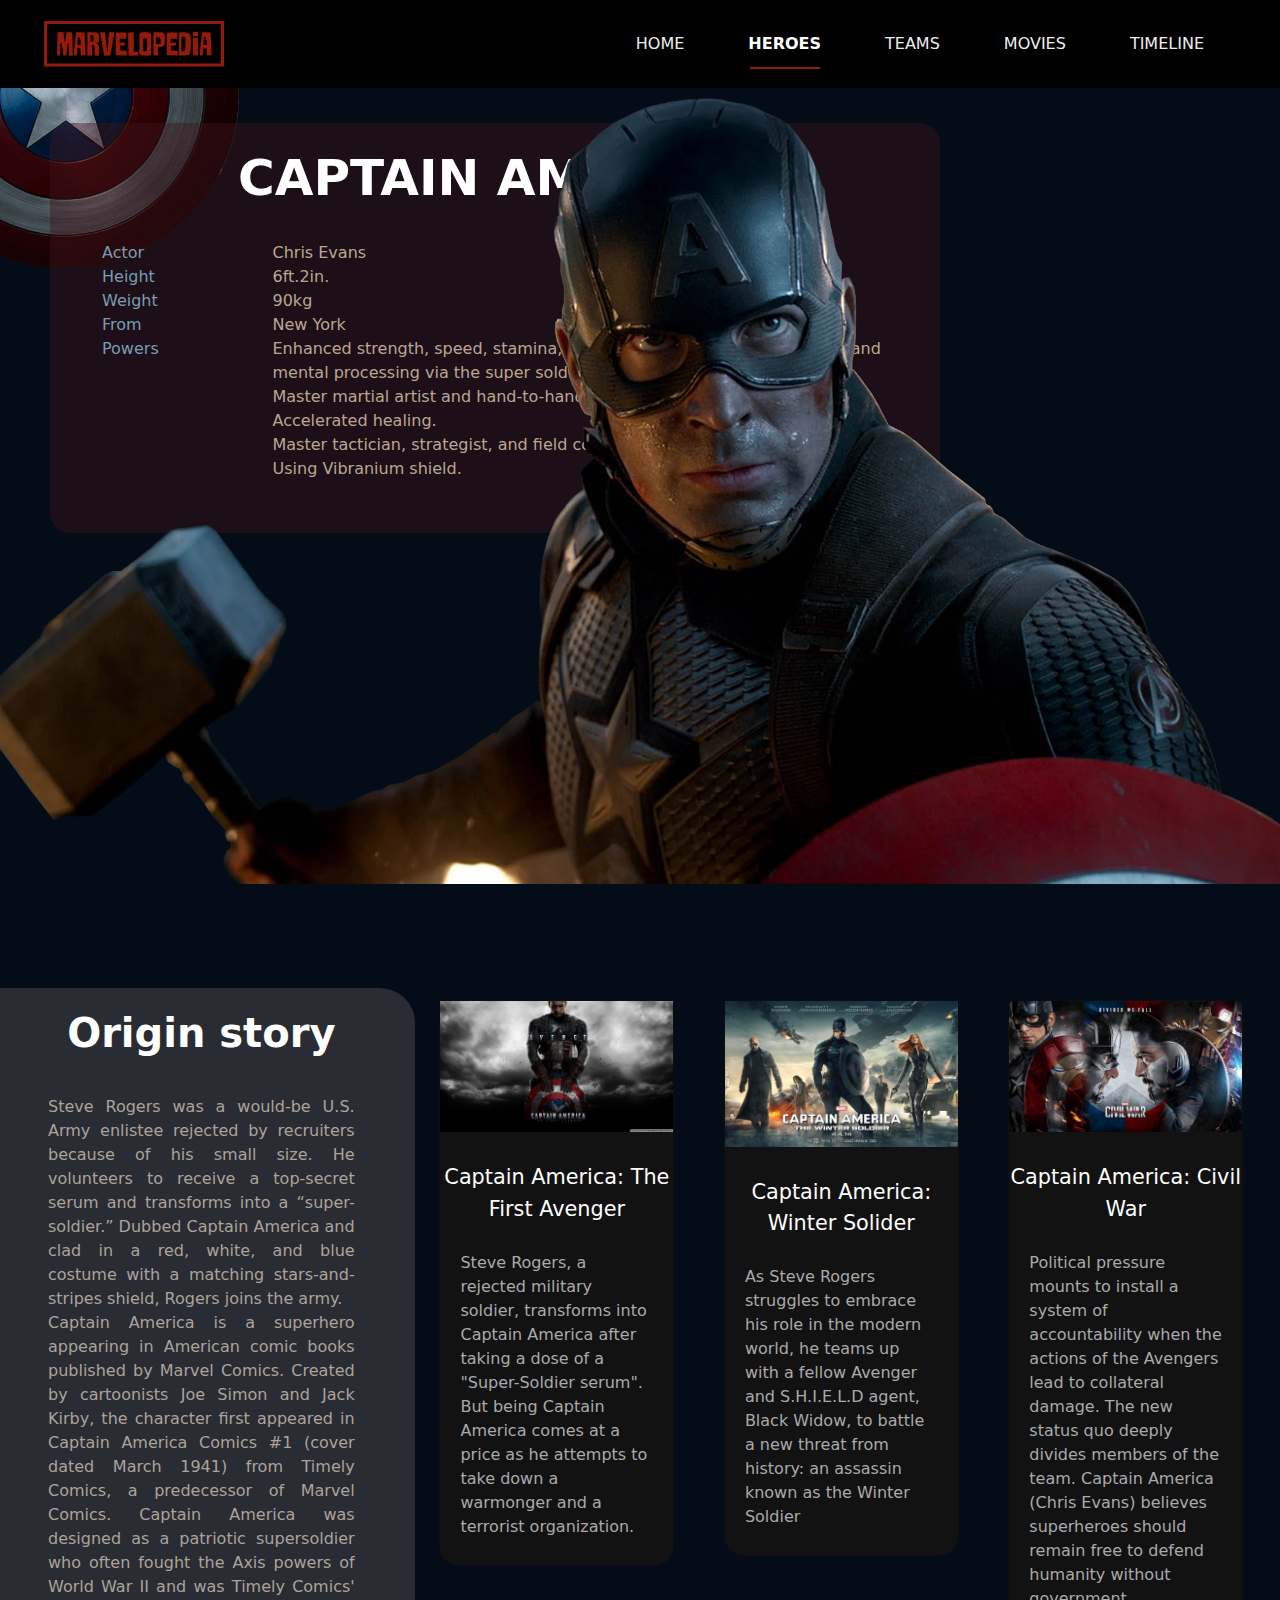
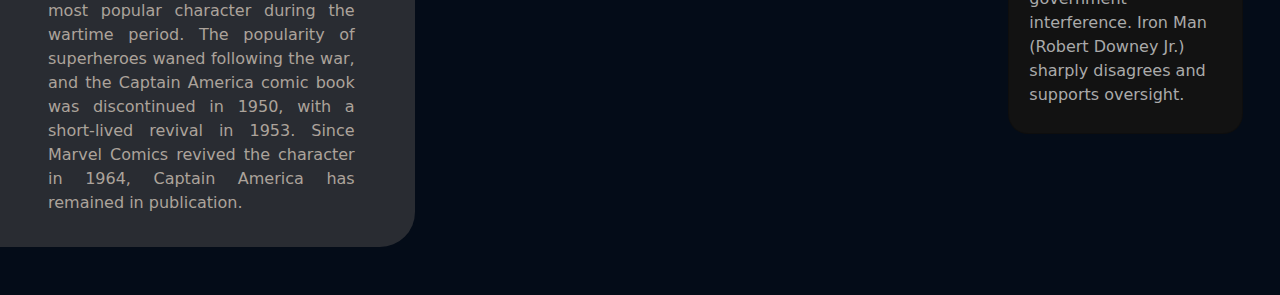
<file: captainamerica.html>
<!DOCTYPE html>
<html lang="en">

<head>
    <meta charset="UTF-8">
    <meta http-equiv="X-UA-Compatible" content="IE=edge">
    <meta name="viewport" content="width=device-width, initial-scale=1.0">
    <title>Document</title>
    <link rel="stylesheet" href="./css/style.css">
    <link rel="stylesheet" href="./captain america/captainamerica.css">
    <script src="./js/bootstrap.bundle.min.js"></script>
</head>

<body style="background-color:#040c18;">
    <nav class="navbar navbar-expand-lg navbar-dark">
        <div class="container-fluid">
            <a class="navbar-brand" href="./index.html">
                <svg width="180" viewBox="0 0 233 59" class="css-1j8o68f">
                    <g id="logo-rect" featurekey="rootContainer" transform="matrix(1,0,0,1,0,0)"
                        fill="var(--bs-primary)">
                        <path xmlns="http://www.w3.org/2000/svg" fill-rule="nonzero"
                            d="             M0,0             H233             V59             H0,0             z             M4,4             v51             h225             v-51             z     ">
                        </path>
                    </g>
                    <g id="logo-text" featurekey="q4o0QG-0" fill="var(--bs-primary)"
                        transform="matrix(2.039983661080571,0,0,2.039983661080571,16.224808163996805,3.8408813289091555)">
                        <path
                            d="M3.84 5.039999999999999 l0.54 0.22 l0.74 6 l0.26 -0.04 l1.04 -6.18 l3.56 0.42 c0.02 0.64 0.12 2.48 0.18 4.14 c0.02 0.98 0.04 2.06 0.04 3.2 l0.12 5.08 l0 1.66 l-0.1 0.46 l0 0.12 c-0.26 0.02 -0.52 0.02 -0.8 0.02 c-0.42 0 -0.96 0.04 -1.38 -0.02 l-0.5 -7.98 l-0.38 0.2 l-1.02 7.62 l-1.76 0.06 l-1.1 -7.58 l-0.84 -0.28 l-0.22 7.92 l-1.84 0 l0.24 -14.8 z M13.3 13.379999999999999 l2 -0.1 l-0.06 -2.78 l-0.5 -1.94 l-1.24 -0.1 z M13.840000000000002 5.199999999999999 l1.28 0 l2.62 0.18 l0.54 7.26 l0.2 7.24 l-0.6 0.04 l-2.26 0.1 l-0.24 0 l-0.18 -4.5 l-1.88 -0.12 l-0.5 4.6 l-1.96 0.06 l0.64 -7.48 l0.58 -4.28 l0.42 -3 z M21.5 7.699999999999999 l0.06 1.58 l0 2.06 l0.72 0 l0.7 -0.06 l0.46 -0.44 l0 -0.2 l0.08 -1.36 l-0.16 -1.22 l0 -0.04 l-0.22 -0.8 l-0.54 -0.24 l-1.04 0 z M21.380000000000003 5.24 l2.62 0.04 l1.24 0.14 l1.02 0.58 l0.8 1.32 l-0.26 3.86 l-0.32 0.6 l-1.18 0.38 l1.34 1 l0.36 0.98 l0 1.6 l-0.18 4.24 l-0.52 0.12 l-2.06 -0.1 l-0.1 -3.9 l-0.14 -2.06 l-0.48 -0.52 l-0.92 -0.3 l0 1.48 l0 3.72 l0.06 1.56 l-1.94 -0.02 l-0.92 0.06 l-0.32 -0.06 l0 -2.88 l0 -2.1 l0.12 -2.72 l-0.08 -4.68 l-0.04 -2.32 z M30.120000000000005 19.34 l-2.58 -13.92 l1.24 -0.18 l2.02 0.08 l1.26 11.94 l0.36 0.9 l0.82 -12.9 l2.68 -0.04 l0.78 0.06 l-2.14 12.92 l-0.48 1.8 l-3.76 0.2 z M37.52 19.92 l-0.04 -6.94 l0.08 -0.74 l-0.04 -0.74 l0.1 -4.42 l0.18 -1.72 l6.5 0.12 l0.1 3.9 l-4.26 0 l-0.08 2.5 l3.26 -0.06 l0 0.22 l0.1 1.7 l-3.04 0.06 l0.1 2.96 l4.06 0.2 l0 3.08 z M49.040000000000006 5.199999999999999 l0 12.2 l1.5 0.28 l1.46 0.04 l-0.14 2.26 l-1.14 0 l-3.8 0.14 l-1.26 -0.04 l-0.26 -13.28 l0.12 -1.44 z M60.120000000000005 7.199999999999999 l-0.08 10.84 l-0.22 1.44 l-0.64 0.52 l-2.04 0.22 l-3.74 -0.36 l-0.54 -0.54 l-0.38 -0.82 l0.08 -3.44 c0 -1.5 0.02 -2.86 0.06 -4.06 c-0.02 -2.04 0 -4.08 0.06 -4.18 c0 -0.08 0.12 -0.42 0.34 -0.74 l0.26 -0.64 l3.16 -0.3 l2.26 0.28 l1.12 0.44 z M56.50000000000001 17.3 l0.74 -0.3 l0.24 -7.48 l-0.48 -0.28 l-1.92 -0.04 l-0.18 0.68 l0.04 2.82 l0 4.48 l0.32 0.06 z M68.46000000000001 6.16 l0.38 2.7 l-0.02 0.08 c0 0.02 -0.08 0.96 -0.12 1.9 c-0.04 0.54 -0.08 1.18 -0.1 1.88 l-0.72 1.28 l-1.92 0.64 l-1.7 0.08 l0.28 3.36 l0.1 1.7 l-1.38 0.16 c-0.14 0 -0.38 0.02 -0.6 0.04 c-0.14 0.02 -0.28 0.02 -0.42 0.02 l-0.7 -0.12 l0 -3.04 l-0.12 -1.98 c-0.02 -0.42 -0.02 -0.8 -0.02 -1.14 c-0.02 -0.62 -0.02 -1.22 -0.02 -1.44 l0 -4.62 l0.08 -2.36 l0.78 0 c0.46 0 1 -0.02 1.5 -0.02 c0.98 0 2.02 -0.04 2.28 0.02 c0.22 0.06 0.66 0.1 1.04 0.16 l0.7 0.12 z M65.64 12.68 l0.3 -0.3 c0 -0.32 0.1 -2.02 0.1 -2.22 s-0.18 -0.9 -0.22 -1.1 l-0.48 -0.52 l-0.68 -0.16 l-1.36 0 l-0.12 0.34 l-0.08 1.44 l0.16 2.52 l0.8 0.16 z M69.9 19.92 l-0.04 -6.94 l0.08 -0.74 l-0.04 -0.74 l0.1 -4.42 l0.18 -1.72 l6.5 0.12 l0.1 3.9 l-4.26 0 l-0.08 2.5 l3.26 -0.06 l0 0.22 l0.1 1.7 l-3.04 0.06 l0.1 2.96 l4.06 0.2 l0 3.08 z M81.52000000000001 8.22 l-2.1 -0.22 l-0.22 9.2 l1.92 0.04 l0.28 -0.3 l0.48 -4.78 l0 -2.3 z M77.78 5.359999999999999 l0.62 0 l1.6 -0.04 c0.88 -0.02 1.72 -0.04 2.1 0.02 l1.18 0.34 c0.24 0.08 0.48 0.18 0.72 0.28 l1.1 1.76 c0.08 1.26 0.14 2.44 0.16 3.56 c0 1.92 0 4.02 -0.16 4.9 c-0.1 0.62 -0.24 1.14 -0.26 1.52 c-0.06 0.22 -0.08 0.44 -0.08 0.62 l-1.06 1.58 l-2.4 0.14 l-3.62 0 z M86.60000000000001 8.88 l3.2 0.08 l-0.16 2.5 l0.24 5.08 l-0.14 3.38 l-0.28 0.04 l-2.8 -0.06 l-0.12 -0.92 l-0.04 -5.36 z M86.72000000000001 4.98 l3.02 0.04 l0.14 0.78 l0 1.34 l-0.08 0.72 l-3.2 0.02 l-0.1 -1.3 l-0.04 -1.4 z M93.24000000000001 13.379999999999999 l2 -0.1 l-0.06 -2.78 l-0.5 -1.94 l-1.24 -0.1 z M93.78000000000002 5.199999999999999 l1.28 0 l2.62 0.18 l0.54 7.26 l0.2 7.24 l-0.6 0.04 l-2.26 0.1 l-0.24 0 l-0.18 -4.5 l-1.88 -0.12 l-0.5 4.6 l-1.96 0.06 l0.64 -7.48 l0.58 -4.28 l0.42 -3 z">
                        </path>
                    </g>
                </svg>
            </a>
            <button class="navbar-toggler" type="button" data-bs-toggle="collapse" data-bs-target="#collapsibleNavbar">
                <span class="navbar-toggler-icon"></span>
            </button>
            <div class="collapse navbar-collapse justify-content-end" id="collapsibleNavbar">
                <ul class="navbar-nav">
                    <li class="nav-item">
                        <a class="nav-link" href="./index.html">Home</a>
                    </li>
                    <li class="nav-item">
                        <a class="nav-link active" href="./heroes.html">Heroes</a>
                    </li>
                    <li class="nav-item">
                        <a class="nav-link" href="./teams.html">Teams</a>
                    </li>
                    <li class="nav-item">
                        <a class="nav-link" href="./movies.html">Movies</a>
                    </li>
                    <li class="nav-item">
                        <a class="nav-link" href="./timeline.html">Timeline</a>
                    </li>
                </ul>
            </div>
        </div>
    </nav>
    <section id="hero-sec">
        <img src="./captain america/shield.png" id="shield">
        <img src="./captain america/cap2.png" id="hero-img">
        <div id="hero-txt-div">
            <h1 class="hero-heading">Captain america</h1>
            <div class="row w-100">
                <div class="col-3 col-lg-3 que">
                    Actor<br>
                    Height<br>
                    Weight<br>
                    From<br>
                    Powers
                </div>
                <div class="col-9 col-lg-9 ans mb-4">
                    Chris Evans<br>
                    6ft.2in.<br>
                    90kg<br>
                    New York<br>
                    Enhanced strength, speed, stamina, durability, agility, reflexes, senses, and <br>mental processing via the super soldier serum.<br>
                    Master martial artist and hand-to-hand combatant.<br>
                    Accelerated healing.<br>
                    Master tactician, strategist, and field commander.<br>
                    Using Vibranium shield.
                </div>
            </div>
        </div>
    </section>
    <section class="below-sec">
        <div class="row w-set">
            <div class="origin-div col-lg-4">
                <p class="origin-heading">Origin story</p>
                <p class="origin-text">
                    Steve Rogers was a would-be U.S. Army enlistee rejected by recruiters because of his small
                    size. He volunteers to receive a top-secret serum and transforms into a “super-soldier.”
                    Dubbed Captain America and clad in a red, white, and blue costume with a matching 
                    stars-and-stripes shield, Rogers joins the army.<br>
                    Captain America is a superhero appearing in American comic books published by Marvel Comics. Created by cartoonists Joe Simon and Jack Kirby, the character first appeared in Captain America Comics #1 (cover dated March 1941) from Timely Comics, a predecessor of Marvel Comics. Captain America was designed as a patriotic supersoldier who often fought the Axis powers of World War II and was Timely Comics' most popular character during the wartime period. The popularity of superheroes waned following the war, and the Captain America comic book was discontinued in 1950, with a short-lived revival in 1953. Since Marvel Comics revived the character in 1964, Captain America has remained in publication.
                </p>
            </div>
            <div class="col-lg-8">
                <div class="row">
                    <div class="col-md-4 col-sm-6">
                        <div class="wrapper">
                          <div class="card br">
                            <img src="./captain america/capmovie1.jpg" class="img-fluid ">
                            <p class="hero-movie-title">Captain America: The First Avenger</p>
                            <p class="hero-movie-txt">
                                Steve Rogers, a rejected military soldier, transforms into Captain America after taking a dose of a "Super-Soldier serum". But being Captain America comes at a price as he attempts to take down a warmonger and a terrorist organization. 
                            </p>
                          </div>
                        </div>
                    </div>
                    <div class="col-md-4 col-sm-6">
                        <div class="wrapper">
                          <div class="card br">
                            <img src="./captain america/capmovie2.jpg" class="img-fluid ">
                            <p class="hero-movie-title">Captain America: Winter Solider</p>
                            <p class="hero-movie-txt">
                                As Steve Rogers struggles to embrace his role in the modern world, he teams up with a fellow Avenger and S.H.I.E.L.D agent, Black Widow, to battle a new threat from history: an assassin known as the Winter Soldier
                            </p>
                          </div>
                        </div>
                    </div>
                    <div class="col-md-4 col-sm-6">
                        <div class="wrapper">
                          <div class="card br">
                            <img src="./captain america/capmovie3.jpg" class="img-fluid ">
                            <p class="hero-movie-title">Captain America: Civil War</p>
                            <p class="hero-movie-txt">
                                Political pressure mounts to install a system of accountability when the actions
                                of the Avengers lead to collateral damage. The new status quo deeply divides
                                members of the team. Captain America (Chris Evans) believes superheroes should
                                remain free to defend humanity without government interference. Iron Man
                                (Robert Downey Jr.) sharply disagrees and supports oversight.
                            </p>
                          </div>
                        </div>
                    </div>                        

                </div>
                
            </div>

        </div>
        
    </section>
</body>
</html>
</file>
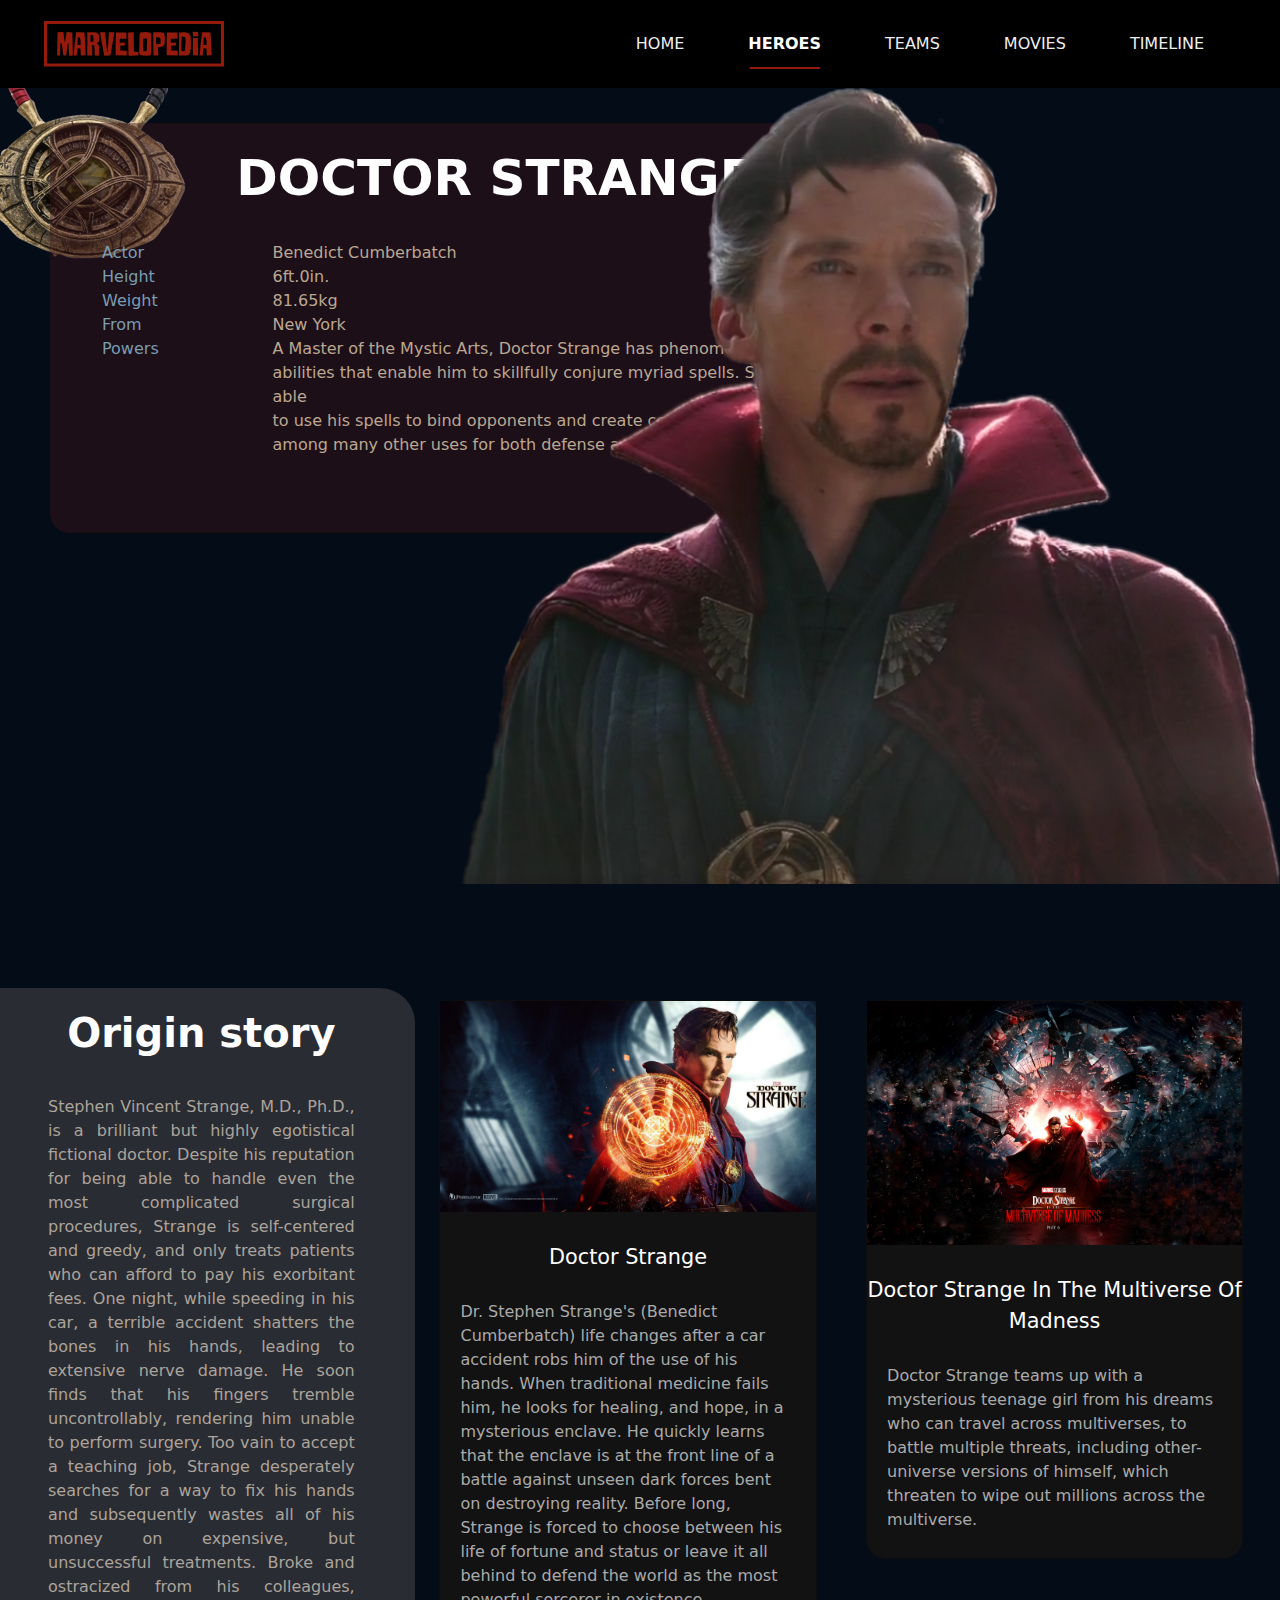
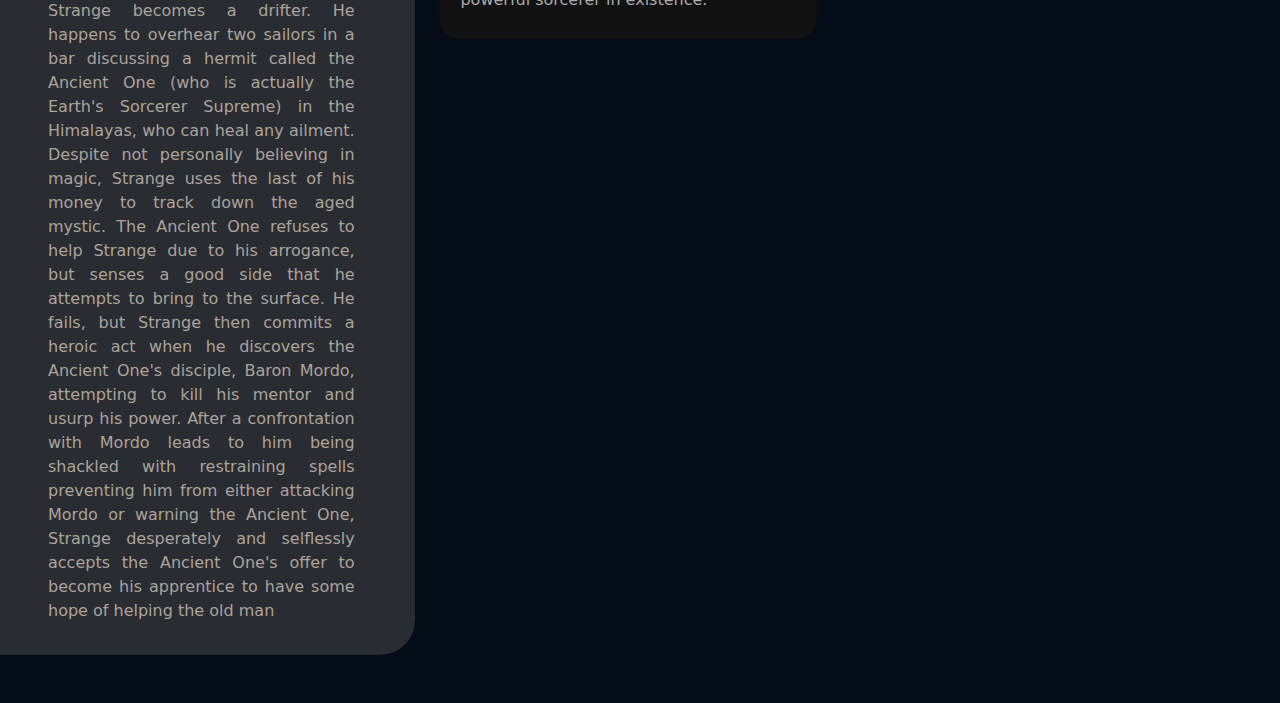
<file: doctorstrange.html>
<!DOCTYPE html>
<html lang="en">

<head>
    <meta charset="UTF-8">
    <meta http-equiv="X-UA-Compatible" content="IE=edge">
    <meta name="viewport" content="width=device-width, initial-scale=1.0">
    <title>Document</title>
    <link rel="stylesheet" href="./css/style.css">
    <link rel="stylesheet" href="./captain america/captainamerica.css">
    <script src="./js/bootstrap.bundle.min.js"></script>
    <style>
    .eyeofega{
        height: 400px !important;
    }
    </style>
</head>

<body style="background-color:#040c18;">
    <nav class="navbar navbar-expand-lg navbar-dark">
        <div class="container-fluid">
            <a class="navbar-brand" href="./index.html">
                <svg width="180" viewBox="0 0 233 59" class="css-1j8o68f">
                    <g id="logo-rect" featurekey="rootContainer" transform="matrix(1,0,0,1,0,0)"
                        fill="var(--bs-primary)">
                        <path xmlns="http://www.w3.org/2000/svg" fill-rule="nonzero"
                            d="             M0,0             H233             V59             H0,0             z             M4,4             v51             h225             v-51             z     ">
                        </path>
                    </g>
                    <g id="logo-text" featurekey="q4o0QG-0" fill="var(--bs-primary)"
                        transform="matrix(2.039983661080571,0,0,2.039983661080571,16.224808163996805,3.8408813289091555)">
                        <path
                            d="M3.84 5.039999999999999 l0.54 0.22 l0.74 6 l0.26 -0.04 l1.04 -6.18 l3.56 0.42 c0.02 0.64 0.12 2.48 0.18 4.14 c0.02 0.98 0.04 2.06 0.04 3.2 l0.12 5.08 l0 1.66 l-0.1 0.46 l0 0.12 c-0.26 0.02 -0.52 0.02 -0.8 0.02 c-0.42 0 -0.96 0.04 -1.38 -0.02 l-0.5 -7.98 l-0.38 0.2 l-1.02 7.62 l-1.76 0.06 l-1.1 -7.58 l-0.84 -0.28 l-0.22 7.92 l-1.84 0 l0.24 -14.8 z M13.3 13.379999999999999 l2 -0.1 l-0.06 -2.78 l-0.5 -1.94 l-1.24 -0.1 z M13.840000000000002 5.199999999999999 l1.28 0 l2.62 0.18 l0.54 7.26 l0.2 7.24 l-0.6 0.04 l-2.26 0.1 l-0.24 0 l-0.18 -4.5 l-1.88 -0.12 l-0.5 4.6 l-1.96 0.06 l0.64 -7.48 l0.58 -4.28 l0.42 -3 z M21.5 7.699999999999999 l0.06 1.58 l0 2.06 l0.72 0 l0.7 -0.06 l0.46 -0.44 l0 -0.2 l0.08 -1.36 l-0.16 -1.22 l0 -0.04 l-0.22 -0.8 l-0.54 -0.24 l-1.04 0 z M21.380000000000003 5.24 l2.62 0.04 l1.24 0.14 l1.02 0.58 l0.8 1.32 l-0.26 3.86 l-0.32 0.6 l-1.18 0.38 l1.34 1 l0.36 0.98 l0 1.6 l-0.18 4.24 l-0.52 0.12 l-2.06 -0.1 l-0.1 -3.9 l-0.14 -2.06 l-0.48 -0.52 l-0.92 -0.3 l0 1.48 l0 3.72 l0.06 1.56 l-1.94 -0.02 l-0.92 0.06 l-0.32 -0.06 l0 -2.88 l0 -2.1 l0.12 -2.72 l-0.08 -4.68 l-0.04 -2.32 z M30.120000000000005 19.34 l-2.58 -13.92 l1.24 -0.18 l2.02 0.08 l1.26 11.94 l0.36 0.9 l0.82 -12.9 l2.68 -0.04 l0.78 0.06 l-2.14 12.92 l-0.48 1.8 l-3.76 0.2 z M37.52 19.92 l-0.04 -6.94 l0.08 -0.74 l-0.04 -0.74 l0.1 -4.42 l0.18 -1.72 l6.5 0.12 l0.1 3.9 l-4.26 0 l-0.08 2.5 l3.26 -0.06 l0 0.22 l0.1 1.7 l-3.04 0.06 l0.1 2.96 l4.06 0.2 l0 3.08 z M49.040000000000006 5.199999999999999 l0 12.2 l1.5 0.28 l1.46 0.04 l-0.14 2.26 l-1.14 0 l-3.8 0.14 l-1.26 -0.04 l-0.26 -13.28 l0.12 -1.44 z M60.120000000000005 7.199999999999999 l-0.08 10.84 l-0.22 1.44 l-0.64 0.52 l-2.04 0.22 l-3.74 -0.36 l-0.54 -0.54 l-0.38 -0.82 l0.08 -3.44 c0 -1.5 0.02 -2.86 0.06 -4.06 c-0.02 -2.04 0 -4.08 0.06 -4.18 c0 -0.08 0.12 -0.42 0.34 -0.74 l0.26 -0.64 l3.16 -0.3 l2.26 0.28 l1.12 0.44 z M56.50000000000001 17.3 l0.74 -0.3 l0.24 -7.48 l-0.48 -0.28 l-1.92 -0.04 l-0.18 0.68 l0.04 2.82 l0 4.48 l0.32 0.06 z M68.46000000000001 6.16 l0.38 2.7 l-0.02 0.08 c0 0.02 -0.08 0.96 -0.12 1.9 c-0.04 0.54 -0.08 1.18 -0.1 1.88 l-0.72 1.28 l-1.92 0.64 l-1.7 0.08 l0.28 3.36 l0.1 1.7 l-1.38 0.16 c-0.14 0 -0.38 0.02 -0.6 0.04 c-0.14 0.02 -0.28 0.02 -0.42 0.02 l-0.7 -0.12 l0 -3.04 l-0.12 -1.98 c-0.02 -0.42 -0.02 -0.8 -0.02 -1.14 c-0.02 -0.62 -0.02 -1.22 -0.02 -1.44 l0 -4.62 l0.08 -2.36 l0.78 0 c0.46 0 1 -0.02 1.5 -0.02 c0.98 0 2.02 -0.04 2.28 0.02 c0.22 0.06 0.66 0.1 1.04 0.16 l0.7 0.12 z M65.64 12.68 l0.3 -0.3 c0 -0.32 0.1 -2.02 0.1 -2.22 s-0.18 -0.9 -0.22 -1.1 l-0.48 -0.52 l-0.68 -0.16 l-1.36 0 l-0.12 0.34 l-0.08 1.44 l0.16 2.52 l0.8 0.16 z M69.9 19.92 l-0.04 -6.94 l0.08 -0.74 l-0.04 -0.74 l0.1 -4.42 l0.18 -1.72 l6.5 0.12 l0.1 3.9 l-4.26 0 l-0.08 2.5 l3.26 -0.06 l0 0.22 l0.1 1.7 l-3.04 0.06 l0.1 2.96 l4.06 0.2 l0 3.08 z M81.52000000000001 8.22 l-2.1 -0.22 l-0.22 9.2 l1.92 0.04 l0.28 -0.3 l0.48 -4.78 l0 -2.3 z M77.78 5.359999999999999 l0.62 0 l1.6 -0.04 c0.88 -0.02 1.72 -0.04 2.1 0.02 l1.18 0.34 c0.24 0.08 0.48 0.18 0.72 0.28 l1.1 1.76 c0.08 1.26 0.14 2.44 0.16 3.56 c0 1.92 0 4.02 -0.16 4.9 c-0.1 0.62 -0.24 1.14 -0.26 1.52 c-0.06 0.22 -0.08 0.44 -0.08 0.62 l-1.06 1.58 l-2.4 0.14 l-3.62 0 z M86.60000000000001 8.88 l3.2 0.08 l-0.16 2.5 l0.24 5.08 l-0.14 3.38 l-0.28 0.04 l-2.8 -0.06 l-0.12 -0.92 l-0.04 -5.36 z M86.72000000000001 4.98 l3.02 0.04 l0.14 0.78 l0 1.34 l-0.08 0.72 l-3.2 0.02 l-0.1 -1.3 l-0.04 -1.4 z M93.24000000000001 13.379999999999999 l2 -0.1 l-0.06 -2.78 l-0.5 -1.94 l-1.24 -0.1 z M93.78000000000002 5.199999999999999 l1.28 0 l2.62 0.18 l0.54 7.26 l0.2 7.24 l-0.6 0.04 l-2.26 0.1 l-0.24 0 l-0.18 -4.5 l-1.88 -0.12 l-0.5 4.6 l-1.96 0.06 l0.64 -7.48 l0.58 -4.28 l0.42 -3 z">
                        </path>
                    </g>
                </svg>
            </a>
            <button class="navbar-toggler" type="button" data-bs-toggle="collapse" data-bs-target="#collapsibleNavbar">
                <span class="navbar-toggler-icon"></span>
            </button>
            <div class="collapse navbar-collapse justify-content-end" id="collapsibleNavbar">
                <ul class="navbar-nav">
                    <li class="nav-item">
                        <a class="nav-link" href="./index.html">Home</a>
                    </li>
                    <li class="nav-item">
                        <a class="nav-link active" href="./heroes.html">Heroes</a>
                    </li>
                    <li class="nav-item">
                        <a class="nav-link" href="./teams.html">Teams</a>
                    </li>
                    <li class="nav-item">
                        <a class="nav-link" href="./movies.html">Movies</a>
                    </li>
                    <li class="nav-item">
                        <a class="nav-link" href="./timeline.html">Timeline</a>
                    </li>
                </ul>
            </div>
        </div>
    </nav>
    <section id="hero-sec">
        <img src="./doctor strange/pngegg.png" class="eyeofega" id="shield">
        <img src="./doctor strange/PngItem_1562850.png" id="hero-img">
        <div id="hero-txt-div">
            <h1 class="hero-heading">doctor strange</h1>
            <div class="row w-100">
                <div class="col-3 col-lg-3 que">
                    Actor<br>
                    Height<br>
                    Weight<br>
                    From<br>
                    Powers
                </div>
                <div class="col-9 col-lg-9 ans mb-4">
                    Benedict Cumberbatch<br>
                    6ft.0in.<br>
                    81.65kg<br>
                    New York<br>
                    A Master of the Mystic Arts, Doctor Strange has phenomenally powerful magical<br> abilities that enable him to skillfully conjure myriad spells. Strange has been able <br>to use his spells to bind opponents and create complex shields and barriers,<br> among many other uses for both defense and attack.
                </div>
            </div>
        </div>
    </section>
    <section class="below-sec">
        <div class="row w-set">
            <div class="origin-div col-lg-4">
                <p class="origin-heading">Origin story</p>
                <p class="origin-text">
                    Stephen Vincent Strange, M.D., Ph.D., is a brilliant but highly egotistical fictional doctor.

                    Despite his reputation for being able to handle even the most complicated surgical procedures, Strange is self-centered and greedy, and only treats patients who can afford to pay his exorbitant fees. One night, while speeding in his car, a terrible accident shatters the bones in his hands, leading to extensive nerve damage. He soon finds that his fingers tremble uncontrollably, rendering him unable to perform surgery. Too vain to accept a teaching job, Strange desperately searches for a way to fix his hands and subsequently wastes all of his money on expensive, but unsuccessful treatments.
                    
                    Broke and ostracized from his colleagues, Strange becomes a drifter. He happens to overhear two sailors in a bar discussing a hermit called the Ancient One (who is actually the Earth's Sorcerer Supreme) in the Himalayas, who can heal any ailment. Despite not personally believing in magic, Strange uses the last of his money to track down the aged mystic. The Ancient One refuses to help Strange due to his arrogance, but senses a good side that he attempts to bring to the surface. He fails, but Strange then commits a heroic act when he discovers the Ancient One's disciple, Baron Mordo, attempting to kill his mentor and usurp his power. After a confrontation with Mordo leads to him being shackled with restraining spells preventing him from either attacking Mordo or warning the Ancient One, Strange desperately and selflessly accepts the Ancient One's offer to become his apprentice to have some hope of helping the old man
            </div>
            <div class="col-lg-8">
                <div class="row">
                    <div class="col-md-6 col-sm-6 ">
                        <div class="wrapper">
                          <div class="card br">
                            <img src="./doctor strange/wp11372367-doctor-strange-poster-wallpapers.jpg" class="img-fluid ">
                            <p class="hero-movie-title">Doctor Strange</p>
                            <p class="hero-movie-txt">
                                Dr. Stephen Strange's (Benedict Cumberbatch) life changes after a car accident robs him of the use of his hands. When traditional medicine fails him, he looks for healing, and hope, in a mysterious enclave. He quickly learns that the enclave is at the front line of a battle against unseen dark forces bent on destroying reality. Before long, Strange is forced to choose between his life of fortune and status or leave it all behind to defend the world as the most powerful sorcerer in existence.
                            </p>
                          </div>
                        </div>
                    </div>
                    <div class="col-md-6 col-sm-6 ">
                        <div class="wrapper">
                          <div class="card br">
                            <img src="./doctor strange/wp11090497-doctor-strange-in-the-multiverse-of-madness-2022-movie-poster-wallpapers.jpg" class="img-fluid ">
                            <p class="hero-movie-title">Doctor Strange In The Multiverse Of Madness</p>
                            <p class="hero-movie-txt">
                                Doctor Strange teams up with a mysterious teenage girl from his dreams who can travel across multiverses, to battle multiple threats, including other-universe versions of himself, which threaten to wipe out millions across the multiverse.
                            </p>
                          </div>
                        </div>
                    </div>
                </div>
                
            </div>
        </div>
    </section>
</body>
</html>
</file>
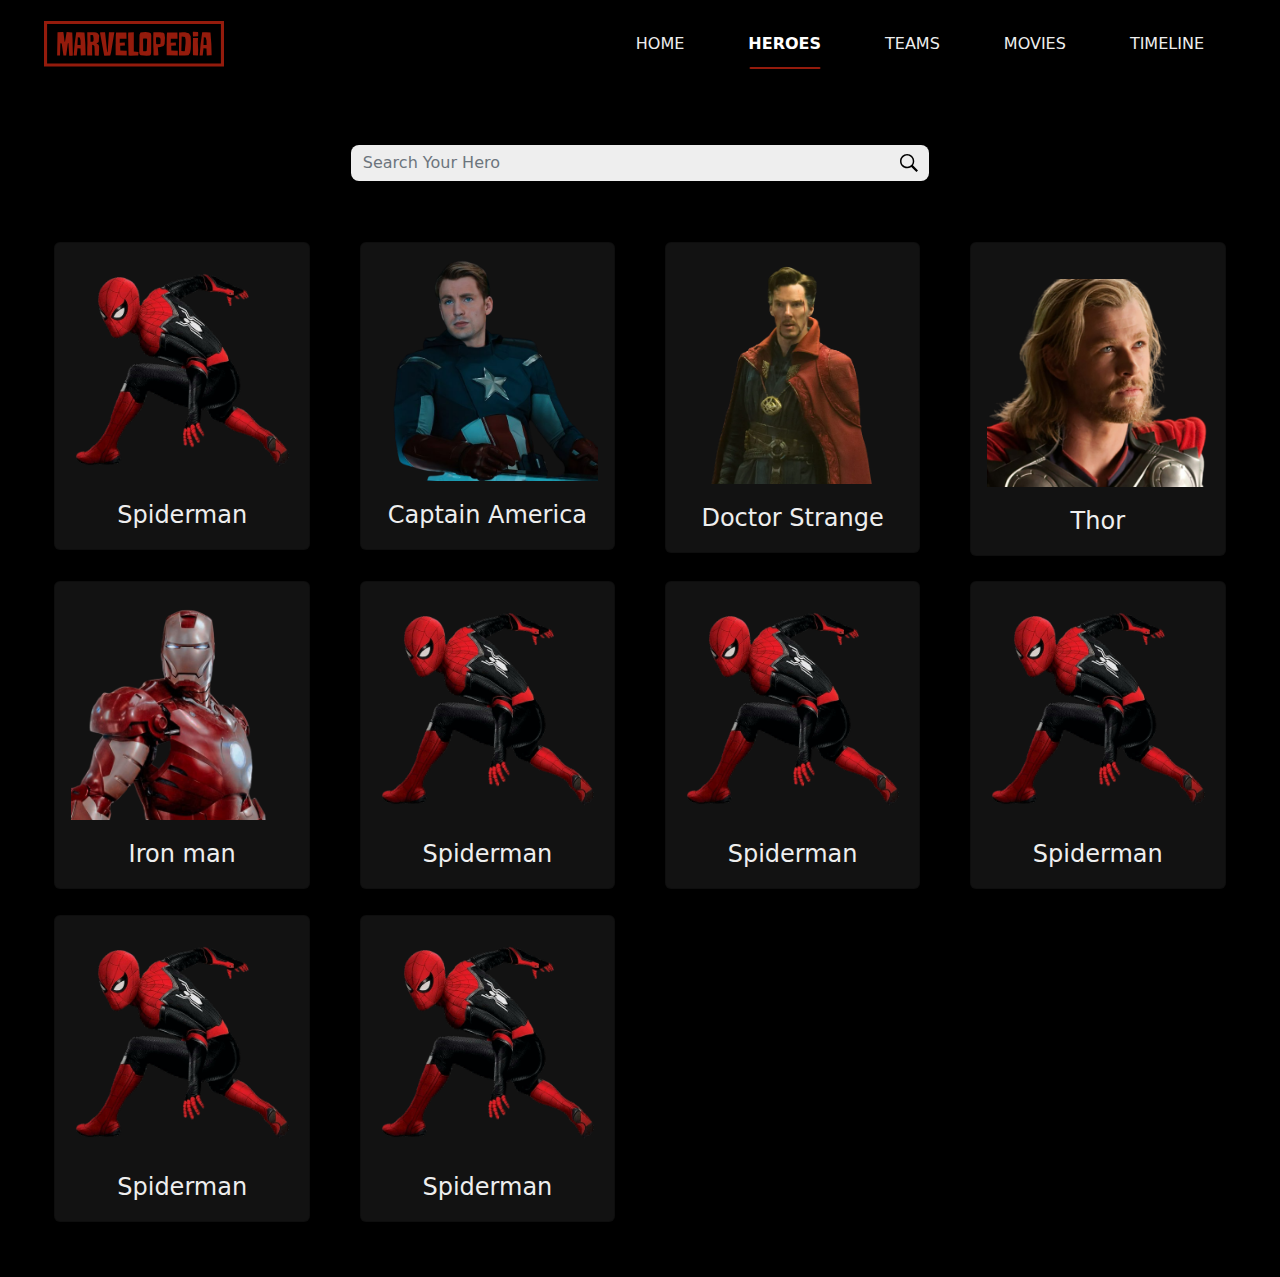
<file: heroes.html>
<!DOCTYPE html>
<html lang="en">

<head>
  <meta charset="UTF-8">
  <meta http-equiv="X-UA-Compatible" content="IE=edge">
  <meta name="viewport" content="width=device-width, initial-scale=1.0">
  <title>Document</title>
  <link rel="stylesheet" href="./css/style.css">
  <script src="./js/bootstrap.bundle.min.js"></script>
</head>

<body class="bg-back">

  <nav class="navbar navbar-expand-sm navbar-dark">
    <div class="container-fluid">
      <a class="navbar-brand" href="./index.html">
        <svg width="180" viewBox="0 0 233 59" class="css-1j8o68f">
          <g id="logo-rect" featurekey="rootContainer" transform="matrix(1,0,0,1,0,0)" fill="var(--bs-primary)">
            <path xmlns="http://www.w3.org/2000/svg" fill-rule="nonzero"
              d="             M0,0             H233             V59             H0,0             z             M4,4             v51             h225             v-51             z     ">
            </path>
          </g>
          <g id="logo-text" featurekey="q4o0QG-0" fill="var(--bs-primary)"
            transform="matrix(2.039983661080571,0,0,2.039983661080571,16.224808163996805,3.8408813289091555)">
            <path
              d="M3.84 5.039999999999999 l0.54 0.22 l0.74 6 l0.26 -0.04 l1.04 -6.18 l3.56 0.42 c0.02 0.64 0.12 2.48 0.18 4.14 c0.02 0.98 0.04 2.06 0.04 3.2 l0.12 5.08 l0 1.66 l-0.1 0.46 l0 0.12 c-0.26 0.02 -0.52 0.02 -0.8 0.02 c-0.42 0 -0.96 0.04 -1.38 -0.02 l-0.5 -7.98 l-0.38 0.2 l-1.02 7.62 l-1.76 0.06 l-1.1 -7.58 l-0.84 -0.28 l-0.22 7.92 l-1.84 0 l0.24 -14.8 z M13.3 13.379999999999999 l2 -0.1 l-0.06 -2.78 l-0.5 -1.94 l-1.24 -0.1 z M13.840000000000002 5.199999999999999 l1.28 0 l2.62 0.18 l0.54 7.26 l0.2 7.24 l-0.6 0.04 l-2.26 0.1 l-0.24 0 l-0.18 -4.5 l-1.88 -0.12 l-0.5 4.6 l-1.96 0.06 l0.64 -7.48 l0.58 -4.28 l0.42 -3 z M21.5 7.699999999999999 l0.06 1.58 l0 2.06 l0.72 0 l0.7 -0.06 l0.46 -0.44 l0 -0.2 l0.08 -1.36 l-0.16 -1.22 l0 -0.04 l-0.22 -0.8 l-0.54 -0.24 l-1.04 0 z M21.380000000000003 5.24 l2.62 0.04 l1.24 0.14 l1.02 0.58 l0.8 1.32 l-0.26 3.86 l-0.32 0.6 l-1.18 0.38 l1.34 1 l0.36 0.98 l0 1.6 l-0.18 4.24 l-0.52 0.12 l-2.06 -0.1 l-0.1 -3.9 l-0.14 -2.06 l-0.48 -0.52 l-0.92 -0.3 l0 1.48 l0 3.72 l0.06 1.56 l-1.94 -0.02 l-0.92 0.06 l-0.32 -0.06 l0 -2.88 l0 -2.1 l0.12 -2.72 l-0.08 -4.68 l-0.04 -2.32 z M30.120000000000005 19.34 l-2.58 -13.92 l1.24 -0.18 l2.02 0.08 l1.26 11.94 l0.36 0.9 l0.82 -12.9 l2.68 -0.04 l0.78 0.06 l-2.14 12.92 l-0.48 1.8 l-3.76 0.2 z M37.52 19.92 l-0.04 -6.94 l0.08 -0.74 l-0.04 -0.74 l0.1 -4.42 l0.18 -1.72 l6.5 0.12 l0.1 3.9 l-4.26 0 l-0.08 2.5 l3.26 -0.06 l0 0.22 l0.1 1.7 l-3.04 0.06 l0.1 2.96 l4.06 0.2 l0 3.08 z M49.040000000000006 5.199999999999999 l0 12.2 l1.5 0.28 l1.46 0.04 l-0.14 2.26 l-1.14 0 l-3.8 0.14 l-1.26 -0.04 l-0.26 -13.28 l0.12 -1.44 z M60.120000000000005 7.199999999999999 l-0.08 10.84 l-0.22 1.44 l-0.64 0.52 l-2.04 0.22 l-3.74 -0.36 l-0.54 -0.54 l-0.38 -0.82 l0.08 -3.44 c0 -1.5 0.02 -2.86 0.06 -4.06 c-0.02 -2.04 0 -4.08 0.06 -4.18 c0 -0.08 0.12 -0.42 0.34 -0.74 l0.26 -0.64 l3.16 -0.3 l2.26 0.28 l1.12 0.44 z M56.50000000000001 17.3 l0.74 -0.3 l0.24 -7.48 l-0.48 -0.28 l-1.92 -0.04 l-0.18 0.68 l0.04 2.82 l0 4.48 l0.32 0.06 z M68.46000000000001 6.16 l0.38 2.7 l-0.02 0.08 c0 0.02 -0.08 0.96 -0.12 1.9 c-0.04 0.54 -0.08 1.18 -0.1 1.88 l-0.72 1.28 l-1.92 0.64 l-1.7 0.08 l0.28 3.36 l0.1 1.7 l-1.38 0.16 c-0.14 0 -0.38 0.02 -0.6 0.04 c-0.14 0.02 -0.28 0.02 -0.42 0.02 l-0.7 -0.12 l0 -3.04 l-0.12 -1.98 c-0.02 -0.42 -0.02 -0.8 -0.02 -1.14 c-0.02 -0.62 -0.02 -1.22 -0.02 -1.44 l0 -4.62 l0.08 -2.36 l0.78 0 c0.46 0 1 -0.02 1.5 -0.02 c0.98 0 2.02 -0.04 2.28 0.02 c0.22 0.06 0.66 0.1 1.04 0.16 l0.7 0.12 z M65.64 12.68 l0.3 -0.3 c0 -0.32 0.1 -2.02 0.1 -2.22 s-0.18 -0.9 -0.22 -1.1 l-0.48 -0.52 l-0.68 -0.16 l-1.36 0 l-0.12 0.34 l-0.08 1.44 l0.16 2.52 l0.8 0.16 z M69.9 19.92 l-0.04 -6.94 l0.08 -0.74 l-0.04 -0.74 l0.1 -4.42 l0.18 -1.72 l6.5 0.12 l0.1 3.9 l-4.26 0 l-0.08 2.5 l3.26 -0.06 l0 0.22 l0.1 1.7 l-3.04 0.06 l0.1 2.96 l4.06 0.2 l0 3.08 z M81.52000000000001 8.22 l-2.1 -0.22 l-0.22 9.2 l1.92 0.04 l0.28 -0.3 l0.48 -4.78 l0 -2.3 z M77.78 5.359999999999999 l0.62 0 l1.6 -0.04 c0.88 -0.02 1.72 -0.04 2.1 0.02 l1.18 0.34 c0.24 0.08 0.48 0.18 0.72 0.28 l1.1 1.76 c0.08 1.26 0.14 2.44 0.16 3.56 c0 1.92 0 4.02 -0.16 4.9 c-0.1 0.62 -0.24 1.14 -0.26 1.52 c-0.06 0.22 -0.08 0.44 -0.08 0.62 l-1.06 1.58 l-2.4 0.14 l-3.62 0 z M86.60000000000001 8.88 l3.2 0.08 l-0.16 2.5 l0.24 5.08 l-0.14 3.38 l-0.28 0.04 l-2.8 -0.06 l-0.12 -0.92 l-0.04 -5.36 z M86.72000000000001 4.98 l3.02 0.04 l0.14 0.78 l0 1.34 l-0.08 0.72 l-3.2 0.02 l-0.1 -1.3 l-0.04 -1.4 z M93.24000000000001 13.379999999999999 l2 -0.1 l-0.06 -2.78 l-0.5 -1.94 l-1.24 -0.1 z M93.78000000000002 5.199999999999999 l1.28 0 l2.62 0.18 l0.54 7.26 l0.2 7.24 l-0.6 0.04 l-2.26 0.1 l-0.24 0 l-0.18 -4.5 l-1.88 -0.12 l-0.5 4.6 l-1.96 0.06 l0.64 -7.48 l0.58 -4.28 l0.42 -3 z">
            </path>
          </g>
        </svg>
      </a>
      <button class="navbar-toggler" type="button" data-bs-toggle="collapse" data-bs-target="#collapsibleNavbar">
        <span class="navbar-toggler-icon"></span>
      </button>
      <div class="collapse navbar-collapse justify-content-end" id="collapsibleNavbar">
        <ul class="navbar-nav">
          <li class="nav-item">
            <a class="nav-link" href="./index.html">Home</a>
          </li>
          <li class="nav-item">
            <a class="nav-link active" href="./heroes.html">Heroes</a>
          </li>
          <li class="nav-item">
            <a class="nav-link" href="./teams.html">Teams</a>
          </li>
          <li class="nav-item">
            <a class="nav-link" href="./movies.html">Movies</a>
          </li>
          <li class="nav-item">
            <a class="nav-link" href="./timeline.html">Timeline</a>
          </li>
        </ul>
      </div>
    </div>
  </nav>
  <section id="heroes-main">
    <div class="row">
      <div class="col-lg-6 offset-lg-3 col-md-12 p-3">
        <div class="input-group searchbar">
          <input type="textbox" class="form-control shadow-none" placeholder="Search Your Hero">
          <button class="input-group-append">
            <svg height="24px" width="24px"
              id="Layer_1" style="enable-background:new 0 0 512 512;" version="1.1" viewBox="0 0 512 512">
              <path
                d="M344.5,298c15-23.6,23.8-51.6,23.8-81.7c0-84.1-68.1-152.3-152.1-152.3C132.1,64,64,132.2,64,216.3  c0,84.1,68.1,152.3,152.1,152.3c30.5,0,58.9-9,82.7-24.4l6.9-4.8L414.3,448l33.7-34.3L339.5,305.1L344.5,298z M301.4,131.2  c22.7,22.7,35.2,52.9,35.2,85c0,32.1-12.5,62.3-35.2,85c-22.7,22.7-52.9,35.2-85,35.2c-32.1,0-62.3-12.5-85-35.2  c-22.7-22.7-35.2-52.9-35.2-85c0-32.1,12.5-62.3,35.2-85c22.7-22.7,52.9-35.2,85-35.2C248.5,96,278.7,108.5,301.4,131.2z" />
            </svg>
          </button>
        </div>
      </div>
    </div>
    <div id="heroes-list">
      <div class="row">
        <div class="col-lg-3 col-md-4 col-sm-6">
          <div class="wrapper">
            <a href="./Spiderman/spiderman.html">
              <div class="card">
                <img src="./img/heroes/spiderman/thumbnail.png" class="img-fluid p-3">
                <p class="heroname">Spiderman</p>
              </div>
            </a> 
          </div>
        </div>
        <div class="col-lg-3 col-md-4 col-sm-6">
          <div class="wrapper">
            <a href="./captainamerica.html">
              <div class="card">
                <img src="./Thumbnail/thumbnail-cap.png" class="img-fluid p-3">
                <p class="heroname">Captain America</p>
              </div>
            </a>
          </div>
        </div>
        <div class="col-lg-3 col-md-4 col-sm-6">
          <div class="wrapper">
            <a href="doctorstrange.html">
            <div class="card">
              <img src="./Thumbnail/thumbnail-docstrange.png" class="img-fluid p-3">
              <p class="heroname">Doctor Strange</p>
            </div>
          </a>
          </div>
        </div>
        <div class="col-lg-3 col-md-4 col-sm-6">
          <div class="wrapper">
            <a href="thor.html">
            <div class="card">
              <img style="margin-top: 20px;" src="./Thumbnail/Screenshot_2023-03-19_154231-removebg-preview.png" class="img-fluid p-3">
              <p class="heroname">Thor</p>
            </div>
          </a>
          </div>
        </div>
        <div class="col-lg-3 col-md-4 col-sm-6">
          <div class="wrapper">
            <a href="ironman.html">
            <div class="card">
              <img src="./Thumbnail/442ca5e9c15e43d0fa29aeab55cf555d-removebg-preview.png" class="img-fluid p-3">
              <p class="heroname">Iron man</p>
            </div>
          </a>
          </div>
        </div>
        <div class="col-lg-3 col-md-4 col-sm-6">
          <div class="wrapper">
            <div class="card">
              <img src="./img/heroes/spiderman/thumbnail.png" class="img-fluid p-3">
              <p class="heroname">Spiderman</p>
            </div>
          </div>
        </div>
        <div class="col-lg-3 col-md-4 col-sm-6">
          <div class="wrapper">
            <div class="card">
              <img src="./img/heroes/spiderman/thumbnail.png" class="img-fluid p-3">
              <p class="heroname">Spiderman</p>
            </div>
          </div>
        </div>
        <div class="col-lg-3 col-md-4 col-sm-6">
          <div class="wrapper">
            <div class="card">
              <img src="./img/heroes/spiderman/thumbnail.png" class="img-fluid p-3">
              <p class="heroname">Spiderman</p>
            </div>
          </div>
        </div>
        <div class="col-lg-3 col-md-4 col-sm-6">
          <div class="wrapper">
            <div class="card">
              <img src="./img/heroes/spiderman/thumbnail.png" class="img-fluid p-3">
              <p class="heroname">Spiderman</p>
            </div>
          </div>
        </div>
        <div class="col-lg-3 col-md-4 col-sm-6">
          <div class="wrapper">
            <div class="card">
              <img src="./img/heroes/spiderman/thumbnail.png" class="img-fluid p-3">
              <p class="heroname">Spiderman</p>
            </div>
          </div>
        </div>
      </div>
    </div>


  </section>



</body>

</html>
</file>
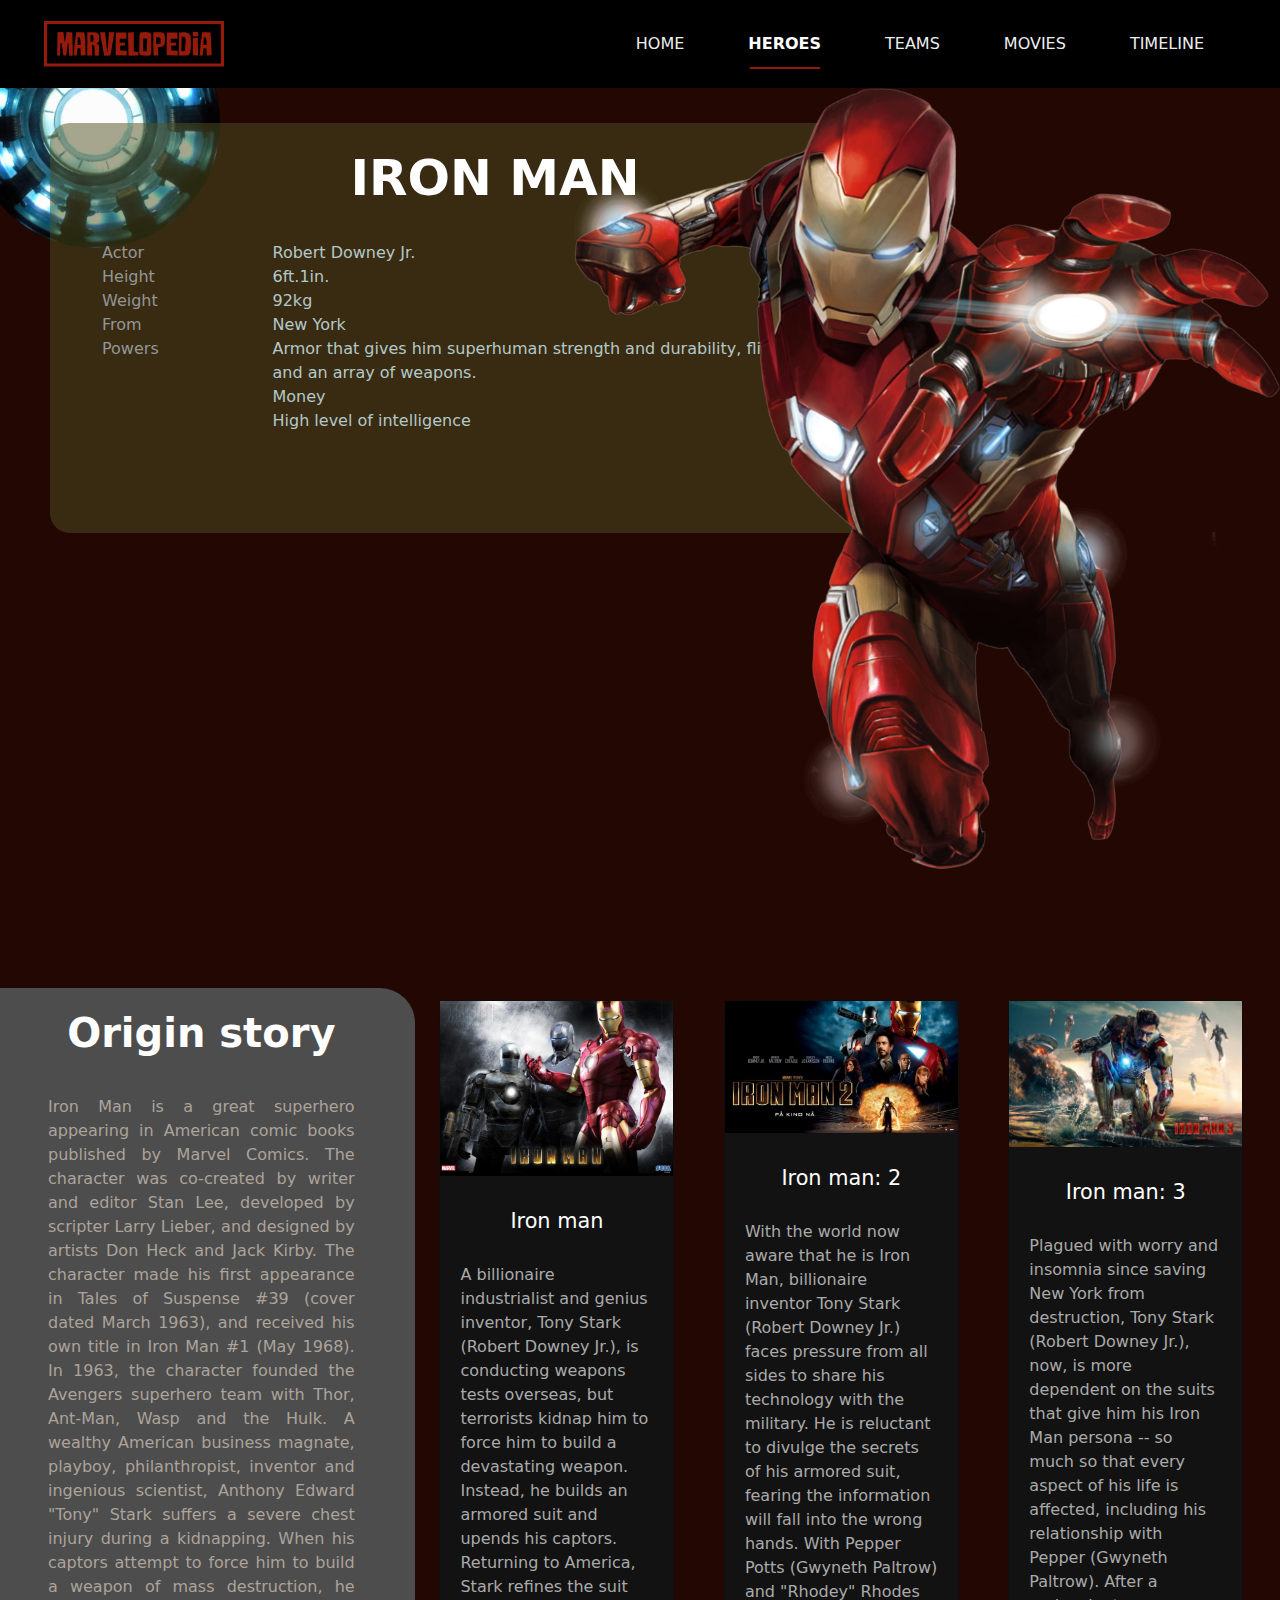
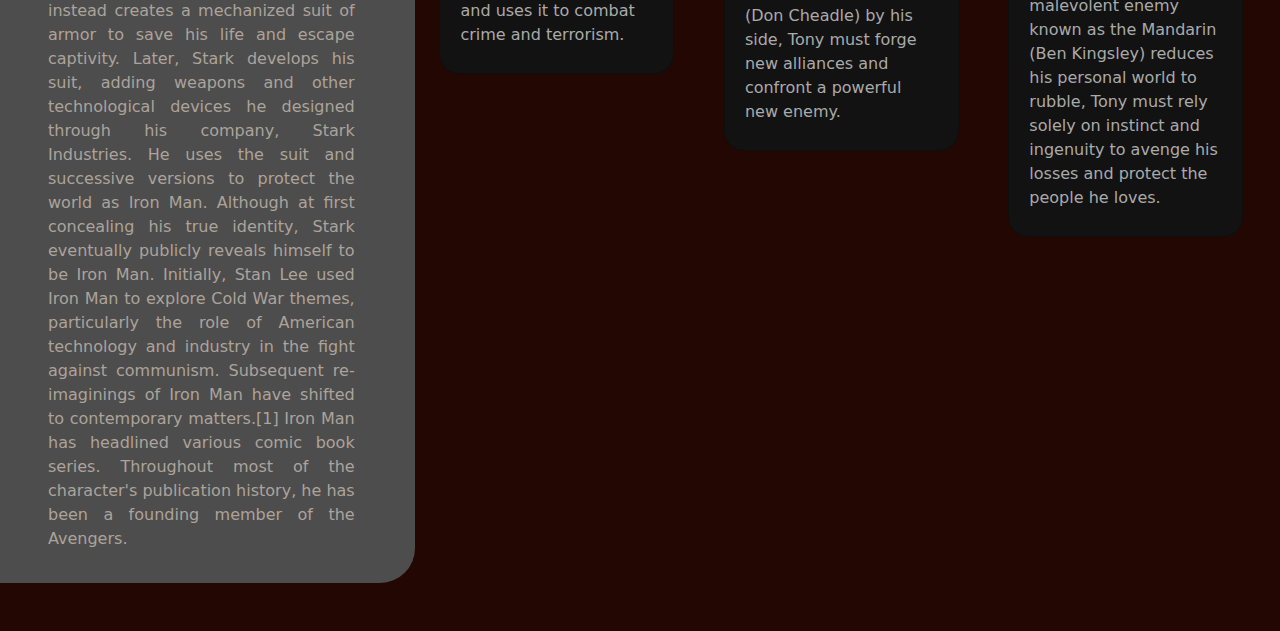
<file: ironman.html>
<!DOCTYPE html>
<html lang="en">

<head>
    <meta charset="UTF-8">
    <meta http-equiv="X-UA-Compatible" content="IE=edge">
    <meta name="viewport" content="width=device-width, initial-scale=1.0">
    <title>Document</title>
    <link rel="stylesheet" href="./css/style.css">
    <link rel="stylesheet" href="./captain america/captainamerica.css">
    <script src="./js/bootstrap.bundle.min.js"></script>
    <style>
        .hammer{
            height: 250px !important;
            margin: 80px;
        }
    </style>
</head>

<body style="background-color:#230702;">
    <nav class="navbar navbar-expand-lg navbar-dark">
        <div class="container-fluid">
            <a class="navbar-brand" href="./index.html">
                <svg width="180" viewBox="0 0 233 59" class="css-1j8o68f">
                    <g id="logo-rect" featurekey="rootContainer" transform="matrix(1,0,0,1,0,0)"
                        fill="var(--bs-primary)">
                        <path xmlns="http://www.w3.org/2000/svg" fill-rule="nonzero"
                            d="             M0,0             H233             V59             H0,0             z             M4,4             v51             h225             v-51             z     ">
                        </path>
                    </g>
                    <g id="logo-text" featurekey="q4o0QG-0" fill="var(--bs-primary)"
                        transform="matrix(2.039983661080571,0,0,2.039983661080571,16.224808163996805,3.8408813289091555)">
                        <path
                            d="M3.84 5.039999999999999 l0.54 0.22 l0.74 6 l0.26 -0.04 l1.04 -6.18 l3.56 0.42 c0.02 0.64 0.12 2.48 0.18 4.14 c0.02 0.98 0.04 2.06 0.04 3.2 l0.12 5.08 l0 1.66 l-0.1 0.46 l0 0.12 c-0.26 0.02 -0.52 0.02 -0.8 0.02 c-0.42 0 -0.96 0.04 -1.38 -0.02 l-0.5 -7.98 l-0.38 0.2 l-1.02 7.62 l-1.76 0.06 l-1.1 -7.58 l-0.84 -0.28 l-0.22 7.92 l-1.84 0 l0.24 -14.8 z M13.3 13.379999999999999 l2 -0.1 l-0.06 -2.78 l-0.5 -1.94 l-1.24 -0.1 z M13.840000000000002 5.199999999999999 l1.28 0 l2.62 0.18 l0.54 7.26 l0.2 7.24 l-0.6 0.04 l-2.26 0.1 l-0.24 0 l-0.18 -4.5 l-1.88 -0.12 l-0.5 4.6 l-1.96 0.06 l0.64 -7.48 l0.58 -4.28 l0.42 -3 z M21.5 7.699999999999999 l0.06 1.58 l0 2.06 l0.72 0 l0.7 -0.06 l0.46 -0.44 l0 -0.2 l0.08 -1.36 l-0.16 -1.22 l0 -0.04 l-0.22 -0.8 l-0.54 -0.24 l-1.04 0 z M21.380000000000003 5.24 l2.62 0.04 l1.24 0.14 l1.02 0.58 l0.8 1.32 l-0.26 3.86 l-0.32 0.6 l-1.18 0.38 l1.34 1 l0.36 0.98 l0 1.6 l-0.18 4.24 l-0.52 0.12 l-2.06 -0.1 l-0.1 -3.9 l-0.14 -2.06 l-0.48 -0.52 l-0.92 -0.3 l0 1.48 l0 3.72 l0.06 1.56 l-1.94 -0.02 l-0.92 0.06 l-0.32 -0.06 l0 -2.88 l0 -2.1 l0.12 -2.72 l-0.08 -4.68 l-0.04 -2.32 z M30.120000000000005 19.34 l-2.58 -13.92 l1.24 -0.18 l2.02 0.08 l1.26 11.94 l0.36 0.9 l0.82 -12.9 l2.68 -0.04 l0.78 0.06 l-2.14 12.92 l-0.48 1.8 l-3.76 0.2 z M37.52 19.92 l-0.04 -6.94 l0.08 -0.74 l-0.04 -0.74 l0.1 -4.42 l0.18 -1.72 l6.5 0.12 l0.1 3.9 l-4.26 0 l-0.08 2.5 l3.26 -0.06 l0 0.22 l0.1 1.7 l-3.04 0.06 l0.1 2.96 l4.06 0.2 l0 3.08 z M49.040000000000006 5.199999999999999 l0 12.2 l1.5 0.28 l1.46 0.04 l-0.14 2.26 l-1.14 0 l-3.8 0.14 l-1.26 -0.04 l-0.26 -13.28 l0.12 -1.44 z M60.120000000000005 7.199999999999999 l-0.08 10.84 l-0.22 1.44 l-0.64 0.52 l-2.04 0.22 l-3.74 -0.36 l-0.54 -0.54 l-0.38 -0.82 l0.08 -3.44 c0 -1.5 0.02 -2.86 0.06 -4.06 c-0.02 -2.04 0 -4.08 0.06 -4.18 c0 -0.08 0.12 -0.42 0.34 -0.74 l0.26 -0.64 l3.16 -0.3 l2.26 0.28 l1.12 0.44 z M56.50000000000001 17.3 l0.74 -0.3 l0.24 -7.48 l-0.48 -0.28 l-1.92 -0.04 l-0.18 0.68 l0.04 2.82 l0 4.48 l0.32 0.06 z M68.46000000000001 6.16 l0.38 2.7 l-0.02 0.08 c0 0.02 -0.08 0.96 -0.12 1.9 c-0.04 0.54 -0.08 1.18 -0.1 1.88 l-0.72 1.28 l-1.92 0.64 l-1.7 0.08 l0.28 3.36 l0.1 1.7 l-1.38 0.16 c-0.14 0 -0.38 0.02 -0.6 0.04 c-0.14 0.02 -0.28 0.02 -0.42 0.02 l-0.7 -0.12 l0 -3.04 l-0.12 -1.98 c-0.02 -0.42 -0.02 -0.8 -0.02 -1.14 c-0.02 -0.62 -0.02 -1.22 -0.02 -1.44 l0 -4.62 l0.08 -2.36 l0.78 0 c0.46 0 1 -0.02 1.5 -0.02 c0.98 0 2.02 -0.04 2.28 0.02 c0.22 0.06 0.66 0.1 1.04 0.16 l0.7 0.12 z M65.64 12.68 l0.3 -0.3 c0 -0.32 0.1 -2.02 0.1 -2.22 s-0.18 -0.9 -0.22 -1.1 l-0.48 -0.52 l-0.68 -0.16 l-1.36 0 l-0.12 0.34 l-0.08 1.44 l0.16 2.52 l0.8 0.16 z M69.9 19.92 l-0.04 -6.94 l0.08 -0.74 l-0.04 -0.74 l0.1 -4.42 l0.18 -1.72 l6.5 0.12 l0.1 3.9 l-4.26 0 l-0.08 2.5 l3.26 -0.06 l0 0.22 l0.1 1.7 l-3.04 0.06 l0.1 2.96 l4.06 0.2 l0 3.08 z M81.52000000000001 8.22 l-2.1 -0.22 l-0.22 9.2 l1.92 0.04 l0.28 -0.3 l0.48 -4.78 l0 -2.3 z M77.78 5.359999999999999 l0.62 0 l1.6 -0.04 c0.88 -0.02 1.72 -0.04 2.1 0.02 l1.18 0.34 c0.24 0.08 0.48 0.18 0.72 0.28 l1.1 1.76 c0.08 1.26 0.14 2.44 0.16 3.56 c0 1.92 0 4.02 -0.16 4.9 c-0.1 0.62 -0.24 1.14 -0.26 1.52 c-0.06 0.22 -0.08 0.44 -0.08 0.62 l-1.06 1.58 l-2.4 0.14 l-3.62 0 z M86.60000000000001 8.88 l3.2 0.08 l-0.16 2.5 l0.24 5.08 l-0.14 3.38 l-0.28 0.04 l-2.8 -0.06 l-0.12 -0.92 l-0.04 -5.36 z M86.72000000000001 4.98 l3.02 0.04 l0.14 0.78 l0 1.34 l-0.08 0.72 l-3.2 0.02 l-0.1 -1.3 l-0.04 -1.4 z M93.24000000000001 13.379999999999999 l2 -0.1 l-0.06 -2.78 l-0.5 -1.94 l-1.24 -0.1 z M93.78000000000002 5.199999999999999 l1.28 0 l2.62 0.18 l0.54 7.26 l0.2 7.24 l-0.6 0.04 l-2.26 0.1 l-0.24 0 l-0.18 -4.5 l-1.88 -0.12 l-0.5 4.6 l-1.96 0.06 l0.64 -7.48 l0.58 -4.28 l0.42 -3 z">
                        </path>
                    </g>
                </svg>
            </a>
            <button class="navbar-toggler" type="button" data-bs-toggle="collapse" data-bs-target="#collapsibleNavbar">
                <span class="navbar-toggler-icon"></span>
            </button>
            <div class="collapse navbar-collapse justify-content-end" id="collapsibleNavbar">
                <ul class="navbar-nav">
                    <li class="nav-item">
                        <a class="nav-link" href="./index.html">Home</a>
                    </li>
                    <li class="nav-item">
                        <a class="nav-link active" href="./heroes.html">Heroes</a>
                    </li>
                    <li class="nav-item">
                        <a class="nav-link" href="./teams.html">Teams</a>
                    </li>
                    <li class="nav-item">
                        <a class="nav-link" href="./movies.html">Movies</a>
                    </li>
                    <li class="nav-item">
                        <a class="nav-link" href="./timeline.html">Timeline</a>
                    </li>
                </ul>
            </div>
        </div>
    </nav>
    <section id="hero-sec">
        <img src="./Ironman/PngItem_164867.png" class="hammer" id="shield">
        <img src="./Ironman/iron-25693.png" id="hero-img">
        <div id="hero-txt-div" style="background-color: rgba(80, 80, 32, 0.5);">
            <h1 class="hero-heading">Iron man</h1>
            <div class="row w-100">
                <div style="color: #939697;" class="col-3 col-lg-3 que">
                    Actor<br>
                    Height<br>
                    Weight<br>
                    From<br>
                    Powers
                </div>
                <div style="color: #b3c8c8;" class="col-9 col-lg-9 ans mb-4">
                    Robert Downey Jr. <br>
                    6ft.1in.<br>
                    92kg<br>
                    New York<br>
                    Armor that gives him superhuman strength and durability, flight, <br>and an array of weapons.<br>
                    Money<br>
                    High level of intelligence


                </div>
            </div>
        </div>
    </section>
    <section class="below-sec">
        <div class="row w-set">
            <div style="background-color: rgb(77, 77, 77);" class="origin-div col-lg-4">
                <p class="origin-heading">Origin story</p>
                <p class="origin-text">
                    Iron Man is a great superhero appearing in American comic books published by Marvel Comics. The character was co-created by writer and editor Stan Lee, developed by scripter Larry Lieber, and designed by artists Don Heck and Jack Kirby. The character made his first appearance in Tales of Suspense #39 (cover dated March 1963), and received his own title in Iron Man #1 (May 1968). In 1963, the character founded the Avengers superhero team with Thor, Ant-Man, Wasp and the Hulk.

A wealthy American business magnate, playboy, philanthropist, inventor and ingenious scientist, Anthony Edward "Tony" Stark suffers a severe chest injury during a kidnapping. When his captors attempt to force him to build a weapon of mass destruction, he instead creates a mechanized suit of armor to save his life and escape captivity. Later, Stark develops his suit, adding weapons and other technological devices he designed through his company, Stark Industries. He uses the suit and successive versions to protect the world as Iron Man. Although at first concealing his true identity, Stark eventually publicly reveals himself to be Iron Man.

Initially, Stan Lee used Iron Man to explore Cold War themes, particularly the role of American technology and industry in the fight against communism. Subsequent re-imaginings of Iron Man have shifted to contemporary matters.[1]

Iron Man has headlined various comic book series. Throughout most of the character's publication history, he has been a founding member of the Avengers.    
                </p>
            </div>
            <div class="col-lg-8">
                <div class="row">
                    <div class="col-md-4 col-sm-6">
                        <div class="wrapper">
                          <div class="card br">
                            <img src="./Ironman/wp10670644-iron-man-movie-poster-wallpapers.jpg" class="img-fluid">
                            <p class="hero-movie-title">Iron man</p>
                            <p class="hero-movie-txt">
                                A billionaire industrialist and genius inventor, Tony Stark (Robert Downey Jr.), is conducting weapons tests overseas, but terrorists kidnap him to force him to build a devastating weapon. Instead, he builds an armored suit and upends his captors. Returning to America, Stark refines the suit and uses it to combat crime and terrorism.

                          </div>
                        </div>
                    </div>
                    <div class="col-md-4 col-sm-6">
                        <div class="wrapper">
                          <div class="card br">
                            <img src="./Ironman/AFtCNLt-iron-man-2-wallpaper-hd.jpg" class="img-fluid">
                            <p class="hero-movie-title">Iron man: 2</p>
                            <p class="hero-movie-txt">
                                With the world now aware that he is Iron Man, billionaire inventor Tony Stark (Robert Downey Jr.) faces pressure from all sides to share his technology with the military. He is reluctant to divulge the secrets of his armored suit, fearing the information will fall into the wrong hands. With Pepper Potts (Gwyneth Paltrow) and "Rhodey" Rhodes (Don Cheadle) by his side, Tony must forge new alliances and confront a powerful new enemy.
                            </p>
                          </div>
                        </div>
                    </div>
                    <div class="col-md-4 col-sm-6">
                        <div class="wrapper">
                          <div class="card br">
                            <img src="./Ironman/wp9219239-iron-man-3-poster-wallpapers.jpg" class="img-fluid">
                            <p class="hero-movie-title">Iron man: 3</p>
                            <p class="hero-movie-txt">
                                Plagued with worry and insomnia since saving New York from destruction, Tony Stark (Robert Downey Jr.), now, is more dependent on the suits that give him his Iron Man persona -- so much so that every aspect of his life is affected, including his relationship with Pepper (Gwyneth Paltrow). After a malevolent enemy known as the Mandarin (Ben Kingsley) reduces his personal world to rubble, Tony must rely solely on instinct and ingenuity to avenge his losses and protect the people he loves.
                            </p>
                          </div>
                        </div>
                    </div>                        
                </div>   
            </div>
        </div>
    </section>
</body>
</html>
</file>
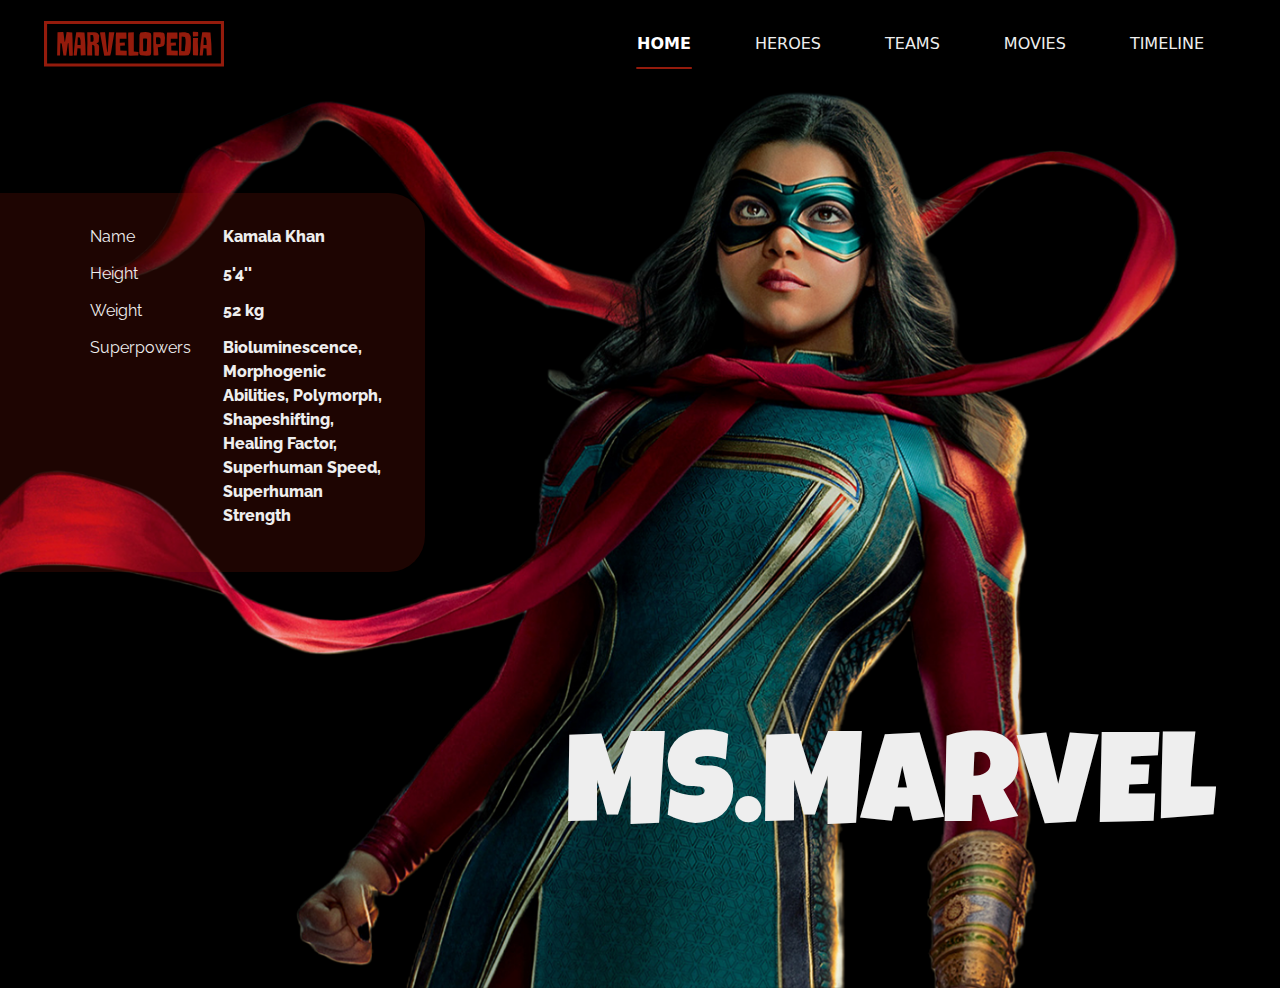
<file: ms_marvel.html>
<!DOCTYPE html>
<html lang="en">
<head>
    <meta charset="UTF-8">
    <meta http-equiv="X-UA-Compatible" content="IE=edge">
    <meta name="viewport" content="width=device-width, initial-scale=1.0">
    <title>Document</title>
    <link rel="stylesheet" href="./css/style.css">
    <link rel="stylesheet" href="./css/msmarvel.css">
    <script src="./js/bootstrap.bundle.min.js"></script>
</head>
<body class="bg-back">

    <nav class="navbar navbar-expand-sm navbar-dark">
        <div class="container-fluid">
          <a class="navbar-brand" href="./index.html">
            <svg width="180" viewBox="0 0 233 59" class="css-1j8o68f">
                <g id="logo-rect" featurekey="rootContainer" transform="matrix(1,0,0,1,0,0)"  fill="var(--bs-primary)">
                    <path xmlns="http://www.w3.org/2000/svg" fill-rule="nonzero"
                        d="             M0,0             H233             V59             H0,0             z             M4,4             v51             h225             v-51             z     ">
                    </path>
                </g>
                <g id="logo-text" featurekey="q4o0QG-0"  fill="var(--bs-primary)"
                    transform="matrix(2.039983661080571,0,0,2.039983661080571,16.224808163996805,3.8408813289091555)">
                    <path
                        d="M3.84 5.039999999999999 l0.54 0.22 l0.74 6 l0.26 -0.04 l1.04 -6.18 l3.56 0.42 c0.02 0.64 0.12 2.48 0.18 4.14 c0.02 0.98 0.04 2.06 0.04 3.2 l0.12 5.08 l0 1.66 l-0.1 0.46 l0 0.12 c-0.26 0.02 -0.52 0.02 -0.8 0.02 c-0.42 0 -0.96 0.04 -1.38 -0.02 l-0.5 -7.98 l-0.38 0.2 l-1.02 7.62 l-1.76 0.06 l-1.1 -7.58 l-0.84 -0.28 l-0.22 7.92 l-1.84 0 l0.24 -14.8 z M13.3 13.379999999999999 l2 -0.1 l-0.06 -2.78 l-0.5 -1.94 l-1.24 -0.1 z M13.840000000000002 5.199999999999999 l1.28 0 l2.62 0.18 l0.54 7.26 l0.2 7.24 l-0.6 0.04 l-2.26 0.1 l-0.24 0 l-0.18 -4.5 l-1.88 -0.12 l-0.5 4.6 l-1.96 0.06 l0.64 -7.48 l0.58 -4.28 l0.42 -3 z M21.5 7.699999999999999 l0.06 1.58 l0 2.06 l0.72 0 l0.7 -0.06 l0.46 -0.44 l0 -0.2 l0.08 -1.36 l-0.16 -1.22 l0 -0.04 l-0.22 -0.8 l-0.54 -0.24 l-1.04 0 z M21.380000000000003 5.24 l2.62 0.04 l1.24 0.14 l1.02 0.58 l0.8 1.32 l-0.26 3.86 l-0.32 0.6 l-1.18 0.38 l1.34 1 l0.36 0.98 l0 1.6 l-0.18 4.24 l-0.52 0.12 l-2.06 -0.1 l-0.1 -3.9 l-0.14 -2.06 l-0.48 -0.52 l-0.92 -0.3 l0 1.48 l0 3.72 l0.06 1.56 l-1.94 -0.02 l-0.92 0.06 l-0.32 -0.06 l0 -2.88 l0 -2.1 l0.12 -2.72 l-0.08 -4.68 l-0.04 -2.32 z M30.120000000000005 19.34 l-2.58 -13.92 l1.24 -0.18 l2.02 0.08 l1.26 11.94 l0.36 0.9 l0.82 -12.9 l2.68 -0.04 l0.78 0.06 l-2.14 12.92 l-0.48 1.8 l-3.76 0.2 z M37.52 19.92 l-0.04 -6.94 l0.08 -0.74 l-0.04 -0.74 l0.1 -4.42 l0.18 -1.72 l6.5 0.12 l0.1 3.9 l-4.26 0 l-0.08 2.5 l3.26 -0.06 l0 0.22 l0.1 1.7 l-3.04 0.06 l0.1 2.96 l4.06 0.2 l0 3.08 z M49.040000000000006 5.199999999999999 l0 12.2 l1.5 0.28 l1.46 0.04 l-0.14 2.26 l-1.14 0 l-3.8 0.14 l-1.26 -0.04 l-0.26 -13.28 l0.12 -1.44 z M60.120000000000005 7.199999999999999 l-0.08 10.84 l-0.22 1.44 l-0.64 0.52 l-2.04 0.22 l-3.74 -0.36 l-0.54 -0.54 l-0.38 -0.82 l0.08 -3.44 c0 -1.5 0.02 -2.86 0.06 -4.06 c-0.02 -2.04 0 -4.08 0.06 -4.18 c0 -0.08 0.12 -0.42 0.34 -0.74 l0.26 -0.64 l3.16 -0.3 l2.26 0.28 l1.12 0.44 z M56.50000000000001 17.3 l0.74 -0.3 l0.24 -7.48 l-0.48 -0.28 l-1.92 -0.04 l-0.18 0.68 l0.04 2.82 l0 4.48 l0.32 0.06 z M68.46000000000001 6.16 l0.38 2.7 l-0.02 0.08 c0 0.02 -0.08 0.96 -0.12 1.9 c-0.04 0.54 -0.08 1.18 -0.1 1.88 l-0.72 1.28 l-1.92 0.64 l-1.7 0.08 l0.28 3.36 l0.1 1.7 l-1.38 0.16 c-0.14 0 -0.38 0.02 -0.6 0.04 c-0.14 0.02 -0.28 0.02 -0.42 0.02 l-0.7 -0.12 l0 -3.04 l-0.12 -1.98 c-0.02 -0.42 -0.02 -0.8 -0.02 -1.14 c-0.02 -0.62 -0.02 -1.22 -0.02 -1.44 l0 -4.62 l0.08 -2.36 l0.78 0 c0.46 0 1 -0.02 1.5 -0.02 c0.98 0 2.02 -0.04 2.28 0.02 c0.22 0.06 0.66 0.1 1.04 0.16 l0.7 0.12 z M65.64 12.68 l0.3 -0.3 c0 -0.32 0.1 -2.02 0.1 -2.22 s-0.18 -0.9 -0.22 -1.1 l-0.48 -0.52 l-0.68 -0.16 l-1.36 0 l-0.12 0.34 l-0.08 1.44 l0.16 2.52 l0.8 0.16 z M69.9 19.92 l-0.04 -6.94 l0.08 -0.74 l-0.04 -0.74 l0.1 -4.42 l0.18 -1.72 l6.5 0.12 l0.1 3.9 l-4.26 0 l-0.08 2.5 l3.26 -0.06 l0 0.22 l0.1 1.7 l-3.04 0.06 l0.1 2.96 l4.06 0.2 l0 3.08 z M81.52000000000001 8.22 l-2.1 -0.22 l-0.22 9.2 l1.92 0.04 l0.28 -0.3 l0.48 -4.78 l0 -2.3 z M77.78 5.359999999999999 l0.62 0 l1.6 -0.04 c0.88 -0.02 1.72 -0.04 2.1 0.02 l1.18 0.34 c0.24 0.08 0.48 0.18 0.72 0.28 l1.1 1.76 c0.08 1.26 0.14 2.44 0.16 3.56 c0 1.92 0 4.02 -0.16 4.9 c-0.1 0.62 -0.24 1.14 -0.26 1.52 c-0.06 0.22 -0.08 0.44 -0.08 0.62 l-1.06 1.58 l-2.4 0.14 l-3.62 0 z M86.60000000000001 8.88 l3.2 0.08 l-0.16 2.5 l0.24 5.08 l-0.14 3.38 l-0.28 0.04 l-2.8 -0.06 l-0.12 -0.92 l-0.04 -5.36 z M86.72000000000001 4.98 l3.02 0.04 l0.14 0.78 l0 1.34 l-0.08 0.72 l-3.2 0.02 l-0.1 -1.3 l-0.04 -1.4 z M93.24000000000001 13.379999999999999 l2 -0.1 l-0.06 -2.78 l-0.5 -1.94 l-1.24 -0.1 z M93.78000000000002 5.199999999999999 l1.28 0 l2.62 0.18 l0.54 7.26 l0.2 7.24 l-0.6 0.04 l-2.26 0.1 l-0.24 0 l-0.18 -4.5 l-1.88 -0.12 l-0.5 4.6 l-1.96 0.06 l0.64 -7.48 l0.58 -4.28 l0.42 -3 z">
                    </path>
                </g>
            </svg>
          </a>
          <button class="navbar-toggler" type="button" data-bs-toggle="collapse" data-bs-target="#collapsibleNavbar">
            <span class="navbar-toggler-icon"></span>
          </button>
          <div class="collapse navbar-collapse justify-content-end" id="collapsibleNavbar">
            <ul class="navbar-nav">
              <li class="nav-item">
                <a class="nav-link active" href="./index.html">Home</a>
              </li>
              <li class="nav-item">
                <a class="nav-link" href="./heroes.html">Heroes</a>
              </li>
              <li class="nav-item">
                <a class="nav-link" href="./teams.html">Teams</a>
              </li>
              <li class="nav-item">
                <a class="nav-link" href="./movies.html">Movies</a>
              </li>
              <li class="nav-item">
                <a class="nav-link" href="./timeline.html">Timeline</a>
              </li>
            </ul>
          </div>
        </div>
    </nav>

    <section id="hero">

      <div class="row">
        <div class="col-lg-4 col-md-6">
          <div class="info-box">
            <table>
              <tr>
                <td>Name</td>
                <td>Kamala Khan</td>
              </tr>
              <tr>
                <td>Height</td>
                <td>5'4''</td>
              </tr>
              <tr>
                <td>Weight</td>
                <td>52 kg</td>
              </tr>
              <tr>
                <td>Superpowers</td>
                <td>Bioluminescence,
                  Morphogenic Abilities, Polymorph, Shapeshifting, Healing Factor, Superhuman Speed, Superhuman Strength</td>
              </tr>
            </table>
          </div>
        </div>
        <div class="col-lg-6 offset-lg-2 col-md-6">
          <div class="hero-title">
            MS.MARVEL
          </div>
        </div>
      </div>
      


    </section>



</body>
</html>
</file>
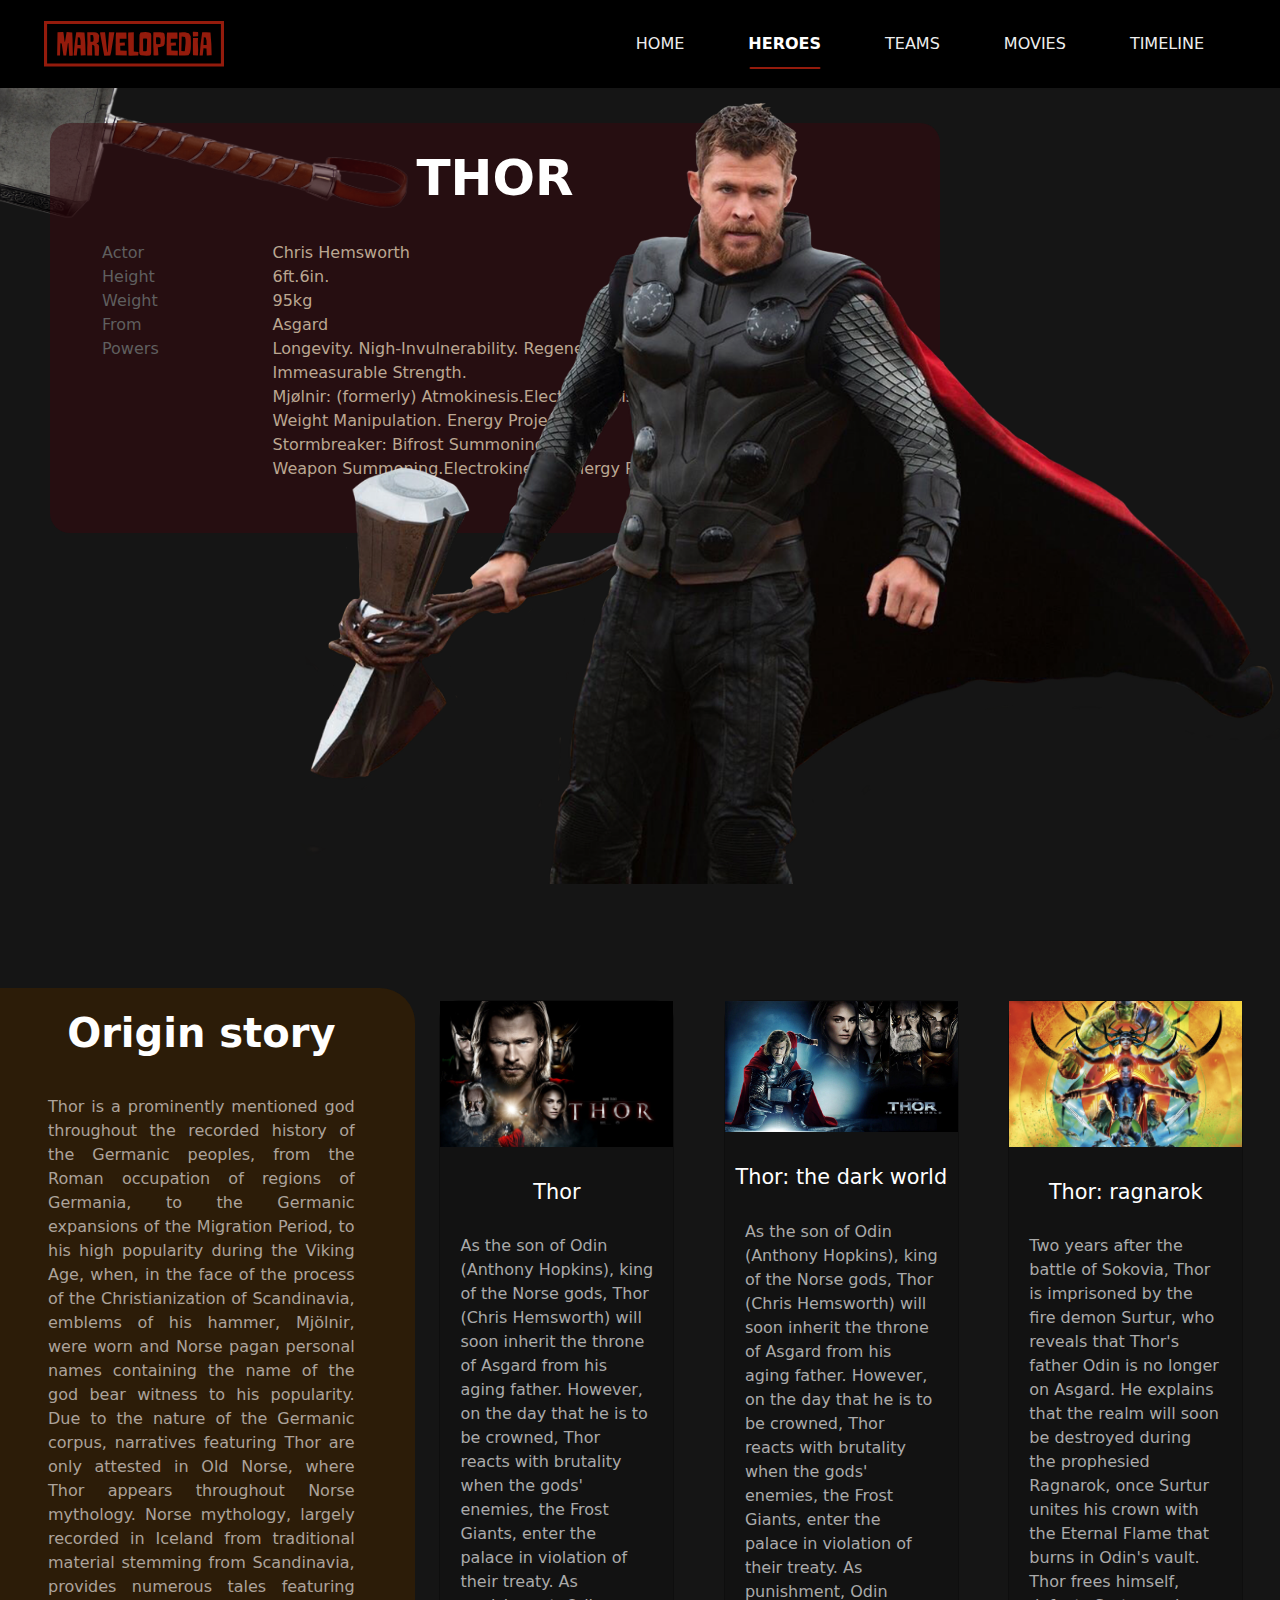
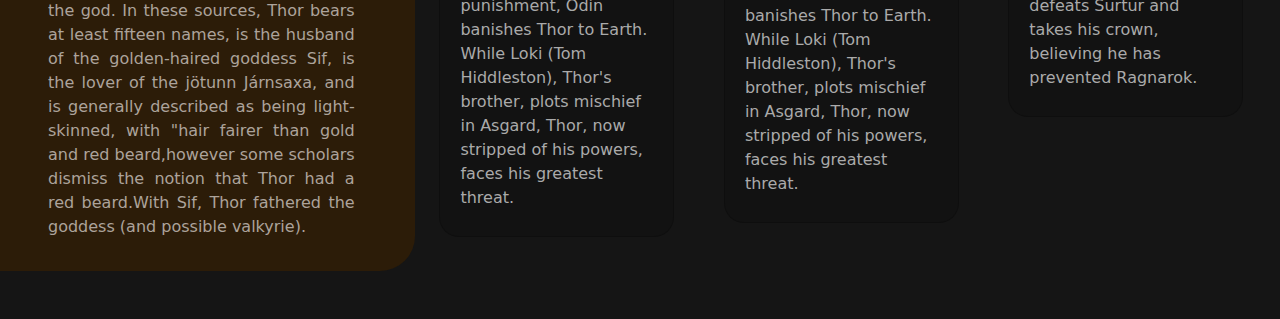
<file: thor.html>
<!DOCTYPE html>
<html lang="en">

<head>
    <meta charset="UTF-8">
    <meta http-equiv="X-UA-Compatible" content="IE=edge">
    <meta name="viewport" content="width=device-width, initial-scale=1.0">
    <title>Document</title>
    <link rel="stylesheet" href="./css/style.css">
    <link rel="stylesheet" href="./captain america/captainamerica.css">
    <script src="./js/bootstrap.bundle.min.js"></script>
    <style>
        .hammer{
            height: 250px !important;
            margin: 80px;
        }
    </style>
</head>

<body style="background-color:#151515;">
    <nav class="navbar navbar-expand-lg navbar-dark">
        <div class="container-fluid">
            <a class="navbar-brand" href="./index.html">
                <svg width="180" viewBox="0 0 233 59" class="css-1j8o68f">
                    <g id="logo-rect" featurekey="rootContainer" transform="matrix(1,0,0,1,0,0)"
                        fill="var(--bs-primary)">
                        <path xmlns="http://www.w3.org/2000/svg" fill-rule="nonzero"
                            d="             M0,0             H233             V59             H0,0             z             M4,4             v51             h225             v-51             z     ">
                        </path>
                    </g>
                    <g id="logo-text" featurekey="q4o0QG-0" fill="var(--bs-primary)"
                        transform="matrix(2.039983661080571,0,0,2.039983661080571,16.224808163996805,3.8408813289091555)">
                        <path
                            d="M3.84 5.039999999999999 l0.54 0.22 l0.74 6 l0.26 -0.04 l1.04 -6.18 l3.56 0.42 c0.02 0.64 0.12 2.48 0.18 4.14 c0.02 0.98 0.04 2.06 0.04 3.2 l0.12 5.08 l0 1.66 l-0.1 0.46 l0 0.12 c-0.26 0.02 -0.52 0.02 -0.8 0.02 c-0.42 0 -0.96 0.04 -1.38 -0.02 l-0.5 -7.98 l-0.38 0.2 l-1.02 7.62 l-1.76 0.06 l-1.1 -7.58 l-0.84 -0.28 l-0.22 7.92 l-1.84 0 l0.24 -14.8 z M13.3 13.379999999999999 l2 -0.1 l-0.06 -2.78 l-0.5 -1.94 l-1.24 -0.1 z M13.840000000000002 5.199999999999999 l1.28 0 l2.62 0.18 l0.54 7.26 l0.2 7.24 l-0.6 0.04 l-2.26 0.1 l-0.24 0 l-0.18 -4.5 l-1.88 -0.12 l-0.5 4.6 l-1.96 0.06 l0.64 -7.48 l0.58 -4.28 l0.42 -3 z M21.5 7.699999999999999 l0.06 1.58 l0 2.06 l0.72 0 l0.7 -0.06 l0.46 -0.44 l0 -0.2 l0.08 -1.36 l-0.16 -1.22 l0 -0.04 l-0.22 -0.8 l-0.54 -0.24 l-1.04 0 z M21.380000000000003 5.24 l2.62 0.04 l1.24 0.14 l1.02 0.58 l0.8 1.32 l-0.26 3.86 l-0.32 0.6 l-1.18 0.38 l1.34 1 l0.36 0.98 l0 1.6 l-0.18 4.24 l-0.52 0.12 l-2.06 -0.1 l-0.1 -3.9 l-0.14 -2.06 l-0.48 -0.52 l-0.92 -0.3 l0 1.48 l0 3.72 l0.06 1.56 l-1.94 -0.02 l-0.92 0.06 l-0.32 -0.06 l0 -2.88 l0 -2.1 l0.12 -2.72 l-0.08 -4.68 l-0.04 -2.32 z M30.120000000000005 19.34 l-2.58 -13.92 l1.24 -0.18 l2.02 0.08 l1.26 11.94 l0.36 0.9 l0.82 -12.9 l2.68 -0.04 l0.78 0.06 l-2.14 12.92 l-0.48 1.8 l-3.76 0.2 z M37.52 19.92 l-0.04 -6.94 l0.08 -0.74 l-0.04 -0.74 l0.1 -4.42 l0.18 -1.72 l6.5 0.12 l0.1 3.9 l-4.26 0 l-0.08 2.5 l3.26 -0.06 l0 0.22 l0.1 1.7 l-3.04 0.06 l0.1 2.96 l4.06 0.2 l0 3.08 z M49.040000000000006 5.199999999999999 l0 12.2 l1.5 0.28 l1.46 0.04 l-0.14 2.26 l-1.14 0 l-3.8 0.14 l-1.26 -0.04 l-0.26 -13.28 l0.12 -1.44 z M60.120000000000005 7.199999999999999 l-0.08 10.84 l-0.22 1.44 l-0.64 0.52 l-2.04 0.22 l-3.74 -0.36 l-0.54 -0.54 l-0.38 -0.82 l0.08 -3.44 c0 -1.5 0.02 -2.86 0.06 -4.06 c-0.02 -2.04 0 -4.08 0.06 -4.18 c0 -0.08 0.12 -0.42 0.34 -0.74 l0.26 -0.64 l3.16 -0.3 l2.26 0.28 l1.12 0.44 z M56.50000000000001 17.3 l0.74 -0.3 l0.24 -7.48 l-0.48 -0.28 l-1.92 -0.04 l-0.18 0.68 l0.04 2.82 l0 4.48 l0.32 0.06 z M68.46000000000001 6.16 l0.38 2.7 l-0.02 0.08 c0 0.02 -0.08 0.96 -0.12 1.9 c-0.04 0.54 -0.08 1.18 -0.1 1.88 l-0.72 1.28 l-1.92 0.64 l-1.7 0.08 l0.28 3.36 l0.1 1.7 l-1.38 0.16 c-0.14 0 -0.38 0.02 -0.6 0.04 c-0.14 0.02 -0.28 0.02 -0.42 0.02 l-0.7 -0.12 l0 -3.04 l-0.12 -1.98 c-0.02 -0.42 -0.02 -0.8 -0.02 -1.14 c-0.02 -0.62 -0.02 -1.22 -0.02 -1.44 l0 -4.62 l0.08 -2.36 l0.78 0 c0.46 0 1 -0.02 1.5 -0.02 c0.98 0 2.02 -0.04 2.28 0.02 c0.22 0.06 0.66 0.1 1.04 0.16 l0.7 0.12 z M65.64 12.68 l0.3 -0.3 c0 -0.32 0.1 -2.02 0.1 -2.22 s-0.18 -0.9 -0.22 -1.1 l-0.48 -0.52 l-0.68 -0.16 l-1.36 0 l-0.12 0.34 l-0.08 1.44 l0.16 2.52 l0.8 0.16 z M69.9 19.92 l-0.04 -6.94 l0.08 -0.74 l-0.04 -0.74 l0.1 -4.42 l0.18 -1.72 l6.5 0.12 l0.1 3.9 l-4.26 0 l-0.08 2.5 l3.26 -0.06 l0 0.22 l0.1 1.7 l-3.04 0.06 l0.1 2.96 l4.06 0.2 l0 3.08 z M81.52000000000001 8.22 l-2.1 -0.22 l-0.22 9.2 l1.92 0.04 l0.28 -0.3 l0.48 -4.78 l0 -2.3 z M77.78 5.359999999999999 l0.62 0 l1.6 -0.04 c0.88 -0.02 1.72 -0.04 2.1 0.02 l1.18 0.34 c0.24 0.08 0.48 0.18 0.72 0.28 l1.1 1.76 c0.08 1.26 0.14 2.44 0.16 3.56 c0 1.92 0 4.02 -0.16 4.9 c-0.1 0.62 -0.24 1.14 -0.26 1.52 c-0.06 0.22 -0.08 0.44 -0.08 0.62 l-1.06 1.58 l-2.4 0.14 l-3.62 0 z M86.60000000000001 8.88 l3.2 0.08 l-0.16 2.5 l0.24 5.08 l-0.14 3.38 l-0.28 0.04 l-2.8 -0.06 l-0.12 -0.92 l-0.04 -5.36 z M86.72000000000001 4.98 l3.02 0.04 l0.14 0.78 l0 1.34 l-0.08 0.72 l-3.2 0.02 l-0.1 -1.3 l-0.04 -1.4 z M93.24000000000001 13.379999999999999 l2 -0.1 l-0.06 -2.78 l-0.5 -1.94 l-1.24 -0.1 z M93.78000000000002 5.199999999999999 l1.28 0 l2.62 0.18 l0.54 7.26 l0.2 7.24 l-0.6 0.04 l-2.26 0.1 l-0.24 0 l-0.18 -4.5 l-1.88 -0.12 l-0.5 4.6 l-1.96 0.06 l0.64 -7.48 l0.58 -4.28 l0.42 -3 z">
                        </path>
                    </g>
                </svg>
            </a>
            <button class="navbar-toggler" type="button" data-bs-toggle="collapse" data-bs-target="#collapsibleNavbar">
                <span class="navbar-toggler-icon"></span>
            </button>
            <div class="collapse navbar-collapse justify-content-end" id="collapsibleNavbar">
                <ul class="navbar-nav">
                    <li class="nav-item">
                        <a class="nav-link" href="./index.html">Home</a>
                    </li>
                    <li class="nav-item">
                        <a class="nav-link active" href="./heroes.html">Heroes</a>
                    </li>
                    <li class="nav-item">
                        <a class="nav-link" href="./teams.html">Teams</a>
                    </li>
                    <li class="nav-item">
                        <a class="nav-link" href="./movies.html">Movies</a>
                    </li>
                    <li class="nav-item">
                        <a class="nav-link" href="./timeline.html">Timeline</a>
                    </li>
                </ul>
            </div>
        </div>
    </nav>
    <section id="hero-sec">
        <img src="./Thor/5a0590e59cf05203c4b60412.png" class="hammer" id="shield">
        <img src="./Thor/thor.png" id="hero-img">
        <div id="hero-txt-div" style="background-color: rgba(55, 8, 14, 0.5);">
            <h1 class="hero-heading">Thor</h1>
            <div class="row w-100">
                <div style="color: #5f5f5f;" class="col-3 col-lg-3 que">
                    Actor<br>
                    Height<br>
                    Weight<br>
                    From<br>
                    Powers
                </div>
                <div class="col-9 col-lg-9 ans mb-4">
                    Chris Hemsworth<br>
                    6ft.6in.<br>
                    95kg<br>
                    Asgard<br>
                    Longevity. Nigh-Invulnerability. Regenerative Healing Factor. Flight and <br>Immeasurable Strength.<br>
                    Mjølnir: (formerly) Atmokinesis.Electrokinesis. High Speed Flight. <br>Weight Manipulation. Energy Projection<br>
                    Stormbreaker: Bifrost Summoning.  <br>Weapon Summoning.Electrokinesis. Energy Projection.

                </div>
            </div>
        </div>
    </section>
    <section class="below-sec">
        <div class="row w-set">
            <div style="background-color: rgb(44, 28, 8);" class="origin-div col-lg-4">
                <p class="origin-heading">Origin story</p>
                <p class="origin-text">
                    Thor is a prominently mentioned god throughout the recorded history of the Germanic peoples, from the Roman occupation of regions of Germania, to the Germanic expansions of the Migration Period, to his high popularity during the Viking Age, when, in the face of the process of the Christianization of Scandinavia, emblems of his hammer, Mjölnir, were worn and Norse pagan personal names containing the name of the god bear witness to his popularity.
                    Due to the nature of the Germanic corpus, narratives featuring Thor are only attested in Old Norse, where Thor appears throughout Norse mythology. Norse mythology, largely recorded in Iceland from traditional material stemming from Scandinavia, provides numerous tales featuring the god. In these sources, Thor bears at least fifteen names, is the husband of the golden-haired goddess Sif, is the lover of the jötunn Járnsaxa, and is generally described as being light-skinned, with "hair fairer than gold and red beard,however some scholars dismiss the notion that Thor had a red beard.With Sif, Thor fathered the goddess (and possible valkyrie).
                </p>
            </div>
            <div class="col-lg-8">
                <div class="row">
                    <div class="col-md-4 col-sm-6">
                        <div class="wrapper">
                          <div class="card br">
                            <img src="./Thor/wp6644003-thor-1-wallpapers.jpg" class="img-fluid">
                            <p class="hero-movie-title">Thor</p>
                            <p class="hero-movie-txt">
                                As the son of Odin (Anthony Hopkins), king of the Norse gods, Thor (Chris Hemsworth) will soon inherit the throne of Asgard from his aging father. However, on the day that he is to be crowned, Thor reacts with brutality when the gods' enemies, the Frost Giants, enter the palace in violation of their treaty. As punishment, Odin banishes Thor to Earth. While Loki (Tom Hiddleston), Thor's brother, plots mischief in Asgard, Thor, now stripped of his powers, faces his greatest threat.
                            </p>
                          </div>
                        </div>
                    </div>
                    <div class="col-md-4 col-sm-6">
                        <div class="wrapper">
                          <div class="card br">
                            <img src="./Thor/wp3416243-thor-2-wallpaper-1080p.jpg" class="img-fluid">
                            <p class="hero-movie-title">Thor: the dark world</p>
                            <p class="hero-movie-txt">
                                As the son of Odin (Anthony Hopkins), king of the Norse gods, Thor (Chris Hemsworth) will soon inherit the throne of Asgard from his aging father. However, on the day that he is to be crowned, Thor reacts with brutality when the gods' enemies, the Frost Giants, enter the palace in violation of their treaty. As punishment, Odin banishes Thor to Earth. While Loki (Tom Hiddleston), Thor's brother, plots mischief in Asgard, Thor, now stripped of his powers, faces his greatest threat.
                            </p>
                          </div>
                        </div>
                    </div>
                    <div class="col-md-4 col-sm-6">
                        <div class="wrapper">
                          <div class="card br">
                            <img src="./Thor/wp2497200-thor-ragnarok-hd-wallpapers.jpg" class="img-fluid">
                            <p class="hero-movie-title">Thor: ragnarok</p>
                            <p class="hero-movie-txt">
                                Two years after the battle of Sokovia, Thor is imprisoned by the fire demon Surtur, who reveals that Thor's father Odin is no longer on Asgard. He explains that the realm will soon be destroyed during the prophesied Ragnarok, once Surtur unites his crown with the Eternal Flame that burns in Odin's vault. Thor frees himself, defeats Surtur and takes his crown, believing he has prevented Ragnarok.
                            </p>
                          </div>
                        </div>
                    </div>                        
                </div>   
            </div>
        </div>
    </section>
</body>
</html>
</file>
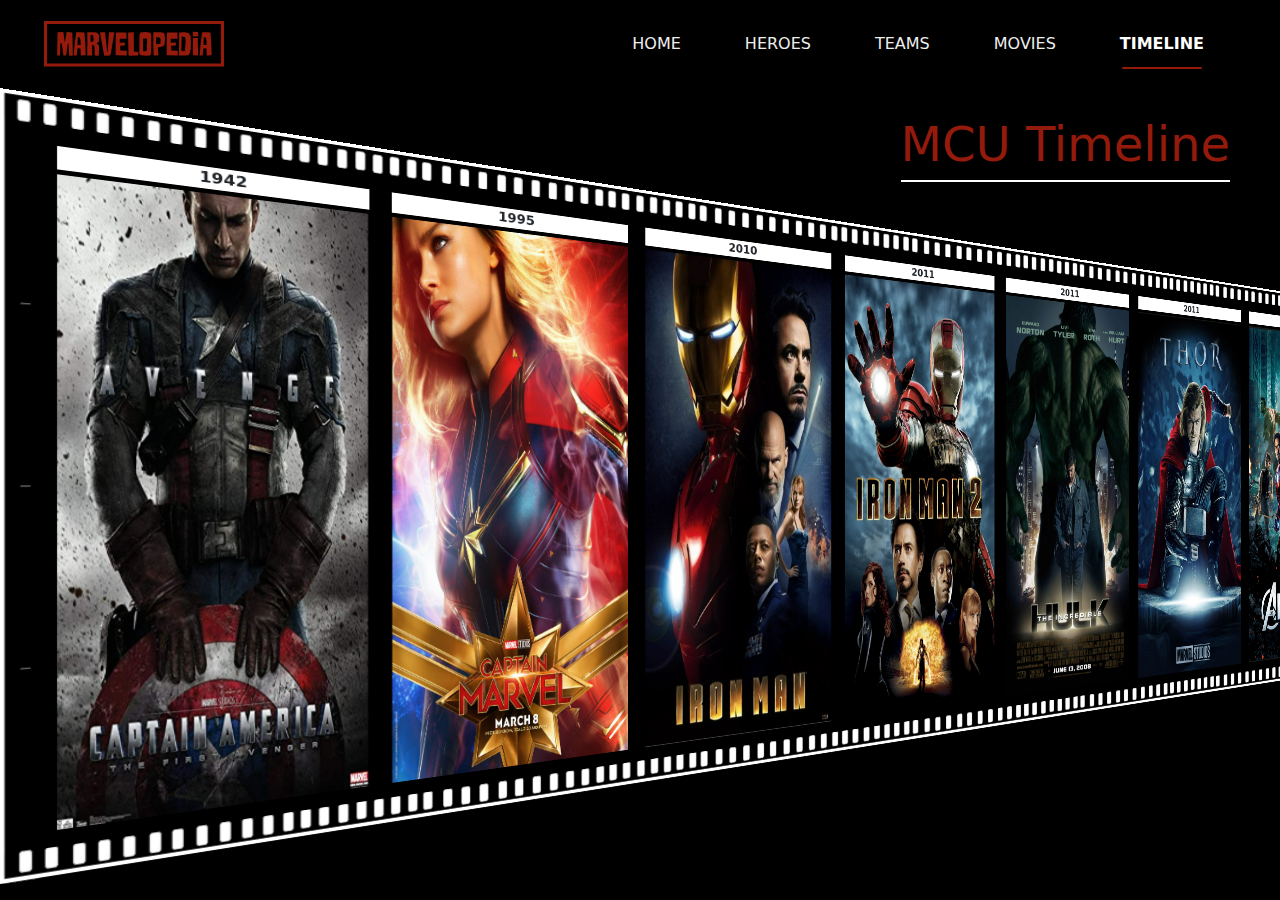
<file: timeline.html>
<!DOCTYPE html>
<html lang="en">

<head>
  <meta charset="UTF-8">
  <meta http-equiv="X-UA-Compatible" content="IE=edge">
  <meta name="viewport" content="width=device-width, initial-scale=1.0">
  <title>Document</title>
  <link rel="stylesheet" href="./css/style.css">
  <link rel="stylesheet" href="./timeline.css">
  <script src="./js/bootstrap.bundle.min.js"></script>
</head>

<body class="bg-back">

  <nav class="navbar navbar-expand-sm navbar-dark">
    <div class="container-fluid">
      <a class="navbar-brand" href="./index.html">
        <svg width="180" viewBox="0 0 233 59" class="css-1j8o68f">
          <g id="logo-rect" featurekey="rootContainer" transform="matrix(1,0,0,1,0,0)" fill="var(--bs-primary)">
            <path xmlns="http://www.w3.org/2000/svg" fill-rule="nonzero"
              d="             M0,0             H233             V59             H0,0             z             M4,4             v51             h225             v-51             z     ">
            </path>
          </g>
          <g id="logo-text" featurekey="q4o0QG-0" fill="var(--bs-primary)"
            transform="matrix(2.039983661080571,0,0,2.039983661080571,16.224808163996805,3.8408813289091555)">
            <path
              d="M3.84 5.039999999999999 l0.54 0.22 l0.74 6 l0.26 -0.04 l1.04 -6.18 l3.56 0.42 c0.02 0.64 0.12 2.48 0.18 4.14 c0.02 0.98 0.04 2.06 0.04 3.2 l0.12 5.08 l0 1.66 l-0.1 0.46 l0 0.12 c-0.26 0.02 -0.52 0.02 -0.8 0.02 c-0.42 0 -0.96 0.04 -1.38 -0.02 l-0.5 -7.98 l-0.38 0.2 l-1.02 7.62 l-1.76 0.06 l-1.1 -7.58 l-0.84 -0.28 l-0.22 7.92 l-1.84 0 l0.24 -14.8 z M13.3 13.379999999999999 l2 -0.1 l-0.06 -2.78 l-0.5 -1.94 l-1.24 -0.1 z M13.840000000000002 5.199999999999999 l1.28 0 l2.62 0.18 l0.54 7.26 l0.2 7.24 l-0.6 0.04 l-2.26 0.1 l-0.24 0 l-0.18 -4.5 l-1.88 -0.12 l-0.5 4.6 l-1.96 0.06 l0.64 -7.48 l0.58 -4.28 l0.42 -3 z M21.5 7.699999999999999 l0.06 1.58 l0 2.06 l0.72 0 l0.7 -0.06 l0.46 -0.44 l0 -0.2 l0.08 -1.36 l-0.16 -1.22 l0 -0.04 l-0.22 -0.8 l-0.54 -0.24 l-1.04 0 z M21.380000000000003 5.24 l2.62 0.04 l1.24 0.14 l1.02 0.58 l0.8 1.32 l-0.26 3.86 l-0.32 0.6 l-1.18 0.38 l1.34 1 l0.36 0.98 l0 1.6 l-0.18 4.24 l-0.52 0.12 l-2.06 -0.1 l-0.1 -3.9 l-0.14 -2.06 l-0.48 -0.52 l-0.92 -0.3 l0 1.48 l0 3.72 l0.06 1.56 l-1.94 -0.02 l-0.92 0.06 l-0.32 -0.06 l0 -2.88 l0 -2.1 l0.12 -2.72 l-0.08 -4.68 l-0.04 -2.32 z M30.120000000000005 19.34 l-2.58 -13.92 l1.24 -0.18 l2.02 0.08 l1.26 11.94 l0.36 0.9 l0.82 -12.9 l2.68 -0.04 l0.78 0.06 l-2.14 12.92 l-0.48 1.8 l-3.76 0.2 z M37.52 19.92 l-0.04 -6.94 l0.08 -0.74 l-0.04 -0.74 l0.1 -4.42 l0.18 -1.72 l6.5 0.12 l0.1 3.9 l-4.26 0 l-0.08 2.5 l3.26 -0.06 l0 0.22 l0.1 1.7 l-3.04 0.06 l0.1 2.96 l4.06 0.2 l0 3.08 z M49.040000000000006 5.199999999999999 l0 12.2 l1.5 0.28 l1.46 0.04 l-0.14 2.26 l-1.14 0 l-3.8 0.14 l-1.26 -0.04 l-0.26 -13.28 l0.12 -1.44 z M60.120000000000005 7.199999999999999 l-0.08 10.84 l-0.22 1.44 l-0.64 0.52 l-2.04 0.22 l-3.74 -0.36 l-0.54 -0.54 l-0.38 -0.82 l0.08 -3.44 c0 -1.5 0.02 -2.86 0.06 -4.06 c-0.02 -2.04 0 -4.08 0.06 -4.18 c0 -0.08 0.12 -0.42 0.34 -0.74 l0.26 -0.64 l3.16 -0.3 l2.26 0.28 l1.12 0.44 z M56.50000000000001 17.3 l0.74 -0.3 l0.24 -7.48 l-0.48 -0.28 l-1.92 -0.04 l-0.18 0.68 l0.04 2.82 l0 4.48 l0.32 0.06 z M68.46000000000001 6.16 l0.38 2.7 l-0.02 0.08 c0 0.02 -0.08 0.96 -0.12 1.9 c-0.04 0.54 -0.08 1.18 -0.1 1.88 l-0.72 1.28 l-1.92 0.64 l-1.7 0.08 l0.28 3.36 l0.1 1.7 l-1.38 0.16 c-0.14 0 -0.38 0.02 -0.6 0.04 c-0.14 0.02 -0.28 0.02 -0.42 0.02 l-0.7 -0.12 l0 -3.04 l-0.12 -1.98 c-0.02 -0.42 -0.02 -0.8 -0.02 -1.14 c-0.02 -0.62 -0.02 -1.22 -0.02 -1.44 l0 -4.62 l0.08 -2.36 l0.78 0 c0.46 0 1 -0.02 1.5 -0.02 c0.98 0 2.02 -0.04 2.28 0.02 c0.22 0.06 0.66 0.1 1.04 0.16 l0.7 0.12 z M65.64 12.68 l0.3 -0.3 c0 -0.32 0.1 -2.02 0.1 -2.22 s-0.18 -0.9 -0.22 -1.1 l-0.48 -0.52 l-0.68 -0.16 l-1.36 0 l-0.12 0.34 l-0.08 1.44 l0.16 2.52 l0.8 0.16 z M69.9 19.92 l-0.04 -6.94 l0.08 -0.74 l-0.04 -0.74 l0.1 -4.42 l0.18 -1.72 l6.5 0.12 l0.1 3.9 l-4.26 0 l-0.08 2.5 l3.26 -0.06 l0 0.22 l0.1 1.7 l-3.04 0.06 l0.1 2.96 l4.06 0.2 l0 3.08 z M81.52000000000001 8.22 l-2.1 -0.22 l-0.22 9.2 l1.92 0.04 l0.28 -0.3 l0.48 -4.78 l0 -2.3 z M77.78 5.359999999999999 l0.62 0 l1.6 -0.04 c0.88 -0.02 1.72 -0.04 2.1 0.02 l1.18 0.34 c0.24 0.08 0.48 0.18 0.72 0.28 l1.1 1.76 c0.08 1.26 0.14 2.44 0.16 3.56 c0 1.92 0 4.02 -0.16 4.9 c-0.1 0.62 -0.24 1.14 -0.26 1.52 c-0.06 0.22 -0.08 0.44 -0.08 0.62 l-1.06 1.58 l-2.4 0.14 l-3.62 0 z M86.60000000000001 8.88 l3.2 0.08 l-0.16 2.5 l0.24 5.08 l-0.14 3.38 l-0.28 0.04 l-2.8 -0.06 l-0.12 -0.92 l-0.04 -5.36 z M86.72000000000001 4.98 l3.02 0.04 l0.14 0.78 l0 1.34 l-0.08 0.72 l-3.2 0.02 l-0.1 -1.3 l-0.04 -1.4 z M93.24000000000001 13.379999999999999 l2 -0.1 l-0.06 -2.78 l-0.5 -1.94 l-1.24 -0.1 z M93.78000000000002 5.199999999999999 l1.28 0 l2.62 0.18 l0.54 7.26 l0.2 7.24 l-0.6 0.04 l-2.26 0.1 l-0.24 0 l-0.18 -4.5 l-1.88 -0.12 l-0.5 4.6 l-1.96 0.06 l0.64 -7.48 l0.58 -4.28 l0.42 -3 z">
            </path>
          </g>
        </svg>
      </a>
      <button class="navbar-toggler" type="button" data-bs-toggle="collapse" data-bs-target="#collapsibleNavbar">
        <span class="navbar-toggler-icon"></span>
      </button>
      <div class="collapse navbar-collapse justify-content-end" id="collapsibleNavbar">
        <ul class="navbar-nav">
          <li class="nav-item">
            <a class="nav-link" href="./index.html">Home</a>
          </li>
          <li class="nav-item">
            <a class="nav-link" href="./heroes.html">Heroes</a>
          </li>
          <li class="nav-item">
            <a class="nav-link" href="./teams.html">Teams</a>
          </li>
          <li class="nav-item">
            <a class="nav-link" href="./movies.html">Movies</a>
          </li>
          <li class="nav-item">
            <a class="nav-link active" href="./timeline.html">Timeline</a>
          </li>
        </ul>
      </div>
    </div>
  </nav>
  <span class="mcu-time">MCU Timeline</span>
  <div class="main-box">
    <div class="roller">
      <div class="row a">
        <div class="col">
          <p class="year">1942</p>
          <img src="./Movies/movie-cap1.png" class="img-fluid movie-box">
        </div>
        <div class="col">
          <p class="year">1995</p>
          <img src="./Movies/movie-captainmarvel.png" class="img-fluid movie-box">
        </div>
        <div class="col">
          <p class="year">2010</p>
          <img src="./Movies/movie-ironman.png" class="img-fluid movie-box">
        </div>
        <div class="col">
          <p class="year">2011</p>
          <img src="./Movies/movie-ironman-2.png" class="img-fluid movie-box">
        </div>
        <div class="col">
          <p class="year">2011</p>
          <img src="./Movies/movie-incrrediblehulk.png" class="img-fluid movie-box">
        </div>
        <div class="col">
          <p class="year">2011</p>
          <img src="./Movies/movie-thor.png" class="img-fluid movie-box">
        </div>
        <div class="col">
          <p class="year">2012</p>
          <img src="./Movies/movie-avengers.png" class="img-fluid movie-box">
        </div>
        <div class="col">
          <p class="year">2013</p>
          <img src="./Movies/movie-thor2.png" class="img-fluid movie-box">
        </div>
        <div class="col">
          <p class="year">2013</p>
          <img src="./Movies/movie-ironman3.png" class="img-fluid movie-box">
        </div>
        <div class="col">
          <p class="year">2014</p>
          <img src="./Movies/movie-cap2.png" class="img-fluid movie-box">
        </div>
        <div class="col">
          <p class="year">2014</p>
          <img src="./Movies/movie-gardianofthegalaxy.png" class="img-fluid movie-box">
        </div>
        <div class="col">
          <p class="year">2015</p>
          <img src="./Movies/movie-avengers2.png" class="img-fluid movie-box">
        </div>
        <div class="col">
          <p class="year">2015</p>
          <img src="./Movies/movie-ant-man.png" class="img-fluid movie-box">
        </div>
        <div class="col">
          <p class="year">2016</p>
          <img src="./Movies/movie-cap3.png" class="img-fluid movie-box">
        </div>
        <div class="col">
          <p class="year">2016</p>
          <img src="./Movies/movie-blackpanther.png" class="img-fluid movie-box">
        </div>
        <div class="col">
          <p class="year">2016</p>
          <img src="./Movies/movie-spiderman1.png" class="img-fluid movie-box">
        </div>
        <div class="col">
          <p class="year">2017</p>
          <img src="./Movies/movie-gardianofthegalaxy2.png" class="img-fluid movie-box">
        </div>
        <div class="col">
          <p class="year">2017</p>
          <img src="./Movies/movie-doctorstrange.png" class="img-fluid movie-box">
        </div>
        <div class="col">
          <p class="year">2017</p>
          <img src="./Movies/movie-thor-ragnarok.png" class="img-fluid movie-box">
        </div>
        <div class="col">
          <p class="year">2017</p>
          <img src="./Movies/movie-ant-man2.png" class="img-fluid movie-box">
        </div>
        <div class="col">
          <p class="year">2017</p>
          <img src="./Movies/movie-avengers3.png" class="img-fluid movie-box">
        </div>
        <div class="col">
          <p class="year">2022</p>
          <img src="./Movies/movie-avengers4.png" class="img-fluid movie-box">
        </div>
        <div class="col">
          <p class="year">2023</p>
          <img src="./Movies/movie-spiderman2.png" class="img-fluid movie-box">
        </div>
        <div class="col"></div>
        <div class="col"></div>
        <div class="col"></div>  
        <div class="col"></div>
        <div class="col"></div>
        <div class="col"></div> 
        <div class="col"></div>
        <div class="col"></div>
        <div class="col"></div> 
    </div>
  </div>
</body>
</html>
</file>
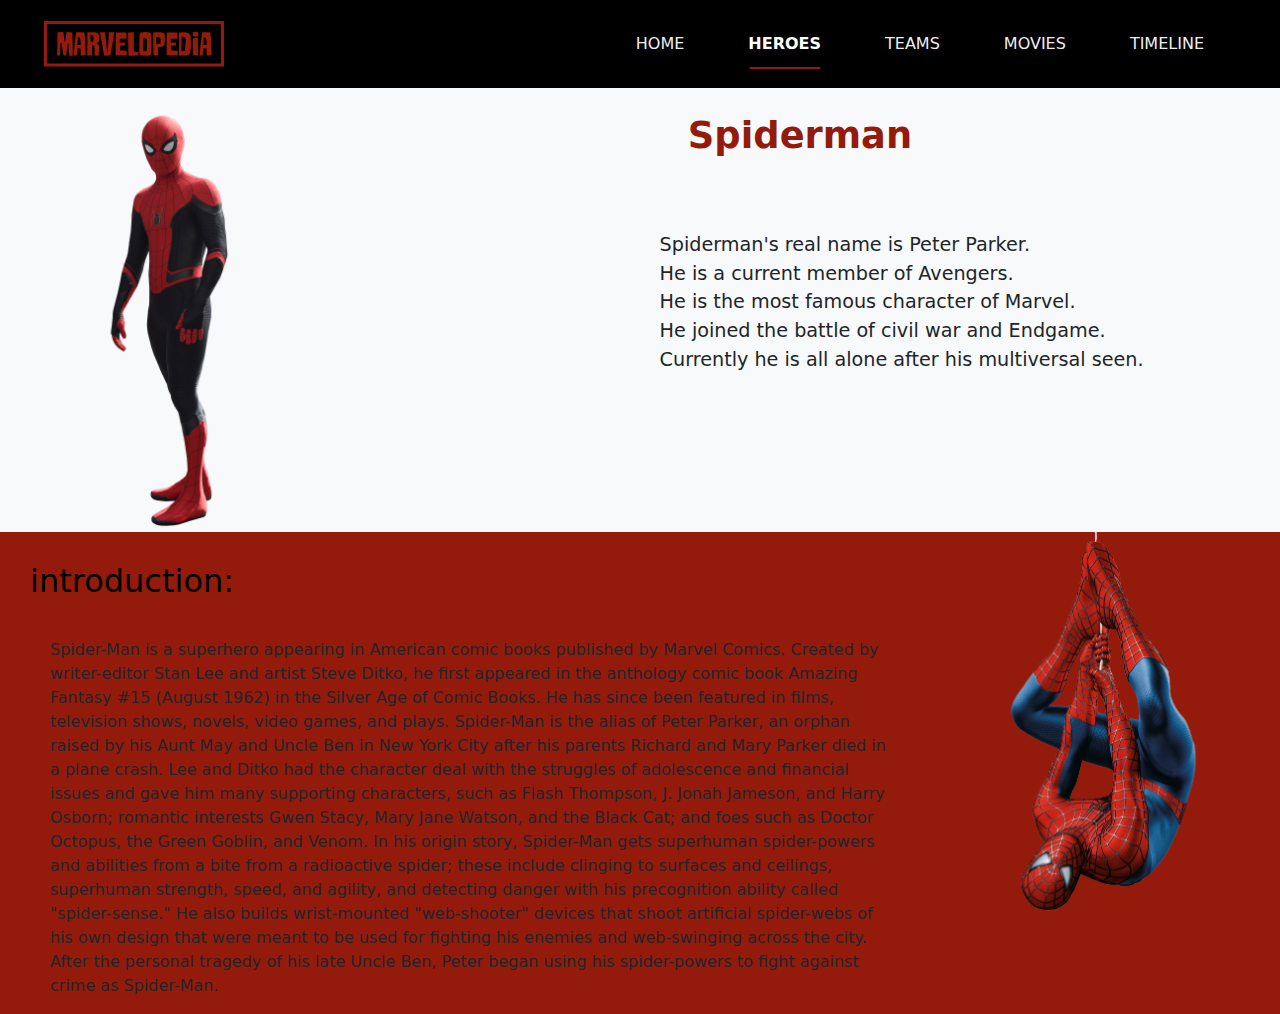
<file: Spiderman/spiderman.html>
<!DOCTYPE html>
<html lang="en">

<head>
    <meta charset="UTF-8">
    <meta http-equiv="X-UA-Compatible" content="IE=edge">
    <meta name="viewport" content="width=device-width, initial-scale=1.0">
    <title>Document</title>
    <link rel="stylesheet" href="../css/style.css">
    <link rel="stylesheet" href="./spiderman.css">
    <script src="../js/bootstrap.bundle.min.js"></script>
</head>

<body class="bg-primary">
    <nav class="navbar navbar-expand-sm navbar-dark">
        <div class="container-fluid">
          <a class="navbar-brand" href="./index.html">
            <svg width="180" viewBox="0 0 233 59" class="css-1j8o68f">
              <g id="logo-rect" featurekey="rootContainer" transform="matrix(1,0,0,1,0,0)" fill="var(--bs-primary)">
                <path xmlns="http://www.w3.org/2000/svg" fill-rule="nonzero"
                  d="             M0,0             H233             V59             H0,0             z             M4,4             v51             h225             v-51             z     ">
                </path>
              </g>
              <g id="logo-text" featurekey="q4o0QG-0" fill="var(--bs-primary)"
                transform="matrix(2.039983661080571,0,0,2.039983661080571,16.224808163996805,3.8408813289091555)">
                <path
                  d="M3.84 5.039999999999999 l0.54 0.22 l0.74 6 l0.26 -0.04 l1.04 -6.18 l3.56 0.42 c0.02 0.64 0.12 2.48 0.18 4.14 c0.02 0.98 0.04 2.06 0.04 3.2 l0.12 5.08 l0 1.66 l-0.1 0.46 l0 0.12 c-0.26 0.02 -0.52 0.02 -0.8 0.02 c-0.42 0 -0.96 0.04 -1.38 -0.02 l-0.5 -7.98 l-0.38 0.2 l-1.02 7.62 l-1.76 0.06 l-1.1 -7.58 l-0.84 -0.28 l-0.22 7.92 l-1.84 0 l0.24 -14.8 z M13.3 13.379999999999999 l2 -0.1 l-0.06 -2.78 l-0.5 -1.94 l-1.24 -0.1 z M13.840000000000002 5.199999999999999 l1.28 0 l2.62 0.18 l0.54 7.26 l0.2 7.24 l-0.6 0.04 l-2.26 0.1 l-0.24 0 l-0.18 -4.5 l-1.88 -0.12 l-0.5 4.6 l-1.96 0.06 l0.64 -7.48 l0.58 -4.28 l0.42 -3 z M21.5 7.699999999999999 l0.06 1.58 l0 2.06 l0.72 0 l0.7 -0.06 l0.46 -0.44 l0 -0.2 l0.08 -1.36 l-0.16 -1.22 l0 -0.04 l-0.22 -0.8 l-0.54 -0.24 l-1.04 0 z M21.380000000000003 5.24 l2.62 0.04 l1.24 0.14 l1.02 0.58 l0.8 1.32 l-0.26 3.86 l-0.32 0.6 l-1.18 0.38 l1.34 1 l0.36 0.98 l0 1.6 l-0.18 4.24 l-0.52 0.12 l-2.06 -0.1 l-0.1 -3.9 l-0.14 -2.06 l-0.48 -0.52 l-0.92 -0.3 l0 1.48 l0 3.72 l0.06 1.56 l-1.94 -0.02 l-0.92 0.06 l-0.32 -0.06 l0 -2.88 l0 -2.1 l0.12 -2.72 l-0.08 -4.68 l-0.04 -2.32 z M30.120000000000005 19.34 l-2.58 -13.92 l1.24 -0.18 l2.02 0.08 l1.26 11.94 l0.36 0.9 l0.82 -12.9 l2.68 -0.04 l0.78 0.06 l-2.14 12.92 l-0.48 1.8 l-3.76 0.2 z M37.52 19.92 l-0.04 -6.94 l0.08 -0.74 l-0.04 -0.74 l0.1 -4.42 l0.18 -1.72 l6.5 0.12 l0.1 3.9 l-4.26 0 l-0.08 2.5 l3.26 -0.06 l0 0.22 l0.1 1.7 l-3.04 0.06 l0.1 2.96 l4.06 0.2 l0 3.08 z M49.040000000000006 5.199999999999999 l0 12.2 l1.5 0.28 l1.46 0.04 l-0.14 2.26 l-1.14 0 l-3.8 0.14 l-1.26 -0.04 l-0.26 -13.28 l0.12 -1.44 z M60.120000000000005 7.199999999999999 l-0.08 10.84 l-0.22 1.44 l-0.64 0.52 l-2.04 0.22 l-3.74 -0.36 l-0.54 -0.54 l-0.38 -0.82 l0.08 -3.44 c0 -1.5 0.02 -2.86 0.06 -4.06 c-0.02 -2.04 0 -4.08 0.06 -4.18 c0 -0.08 0.12 -0.42 0.34 -0.74 l0.26 -0.64 l3.16 -0.3 l2.26 0.28 l1.12 0.44 z M56.50000000000001 17.3 l0.74 -0.3 l0.24 -7.48 l-0.48 -0.28 l-1.92 -0.04 l-0.18 0.68 l0.04 2.82 l0 4.48 l0.32 0.06 z M68.46000000000001 6.16 l0.38 2.7 l-0.02 0.08 c0 0.02 -0.08 0.96 -0.12 1.9 c-0.04 0.54 -0.08 1.18 -0.1 1.88 l-0.72 1.28 l-1.92 0.64 l-1.7 0.08 l0.28 3.36 l0.1 1.7 l-1.38 0.16 c-0.14 0 -0.38 0.02 -0.6 0.04 c-0.14 0.02 -0.28 0.02 -0.42 0.02 l-0.7 -0.12 l0 -3.04 l-0.12 -1.98 c-0.02 -0.42 -0.02 -0.8 -0.02 -1.14 c-0.02 -0.62 -0.02 -1.22 -0.02 -1.44 l0 -4.62 l0.08 -2.36 l0.78 0 c0.46 0 1 -0.02 1.5 -0.02 c0.98 0 2.02 -0.04 2.28 0.02 c0.22 0.06 0.66 0.1 1.04 0.16 l0.7 0.12 z M65.64 12.68 l0.3 -0.3 c0 -0.32 0.1 -2.02 0.1 -2.22 s-0.18 -0.9 -0.22 -1.1 l-0.48 -0.52 l-0.68 -0.16 l-1.36 0 l-0.12 0.34 l-0.08 1.44 l0.16 2.52 l0.8 0.16 z M69.9 19.92 l-0.04 -6.94 l0.08 -0.74 l-0.04 -0.74 l0.1 -4.42 l0.18 -1.72 l6.5 0.12 l0.1 3.9 l-4.26 0 l-0.08 2.5 l3.26 -0.06 l0 0.22 l0.1 1.7 l-3.04 0.06 l0.1 2.96 l4.06 0.2 l0 3.08 z M81.52000000000001 8.22 l-2.1 -0.22 l-0.22 9.2 l1.92 0.04 l0.28 -0.3 l0.48 -4.78 l0 -2.3 z M77.78 5.359999999999999 l0.62 0 l1.6 -0.04 c0.88 -0.02 1.72 -0.04 2.1 0.02 l1.18 0.34 c0.24 0.08 0.48 0.18 0.72 0.28 l1.1 1.76 c0.08 1.26 0.14 2.44 0.16 3.56 c0 1.92 0 4.02 -0.16 4.9 c-0.1 0.62 -0.24 1.14 -0.26 1.52 c-0.06 0.22 -0.08 0.44 -0.08 0.62 l-1.06 1.58 l-2.4 0.14 l-3.62 0 z M86.60000000000001 8.88 l3.2 0.08 l-0.16 2.5 l0.24 5.08 l-0.14 3.38 l-0.28 0.04 l-2.8 -0.06 l-0.12 -0.92 l-0.04 -5.36 z M86.72000000000001 4.98 l3.02 0.04 l0.14 0.78 l0 1.34 l-0.08 0.72 l-3.2 0.02 l-0.1 -1.3 l-0.04 -1.4 z M93.24000000000001 13.379999999999999 l2 -0.1 l-0.06 -2.78 l-0.5 -1.94 l-1.24 -0.1 z M93.78000000000002 5.199999999999999 l1.28 0 l2.62 0.18 l0.54 7.26 l0.2 7.24 l-0.6 0.04 l-2.26 0.1 l-0.24 0 l-0.18 -4.5 l-1.88 -0.12 l-0.5 4.6 l-1.96 0.06 l0.64 -7.48 l0.58 -4.28 l0.42 -3 z">
                </path>
              </g>
            </svg>
          </a>
          <button class="navbar-toggler" type="button" data-bs-toggle="collapse" data-bs-target="#collapsibleNavbar">
            <span class="navbar-toggler-icon"></span>
          </button>
          <div class="collapse navbar-collapse justify-content-end" id="collapsibleNavbar">
            <ul class="navbar-nav">
              <li class="nav-item">
                <a class="nav-link" href="./index.html">Home</a>
              </li>
              <li class="nav-item">
                <a class="nav-link active" href="./heroes.html">Heroes</a>
              </li>
              <li class="nav-item">
                <a class="nav-link" href="./teams.html">Teams</a>
              </li>
              <li class="nav-item">
                <a class="nav-link" href="./movies.html">Movies</a>
              </li>
              <li class="nav-item">
                <a class="nav-link" href="./timeline.html">Timeline</a>
              </li>
            </ul>
          </div>
        </div>
      </nav>
    <div class="row bg-light box mx-0">
        <div class="col-sm-12 col-md-4 col-lg-3" id="heroimgback">
            <img src="heroimg.png" id="heroimg">
        </div>
        <div class="col-sm-12 col-md-8 col-lg-9">
            <span id="hero-title">
                Spiderman
            </span>
            <p id="herotext">
                Spiderman's real name is Peter Parker.<br>
                He is a current member of Avengers.<br>
                He is the most famous character of Marvel.<br>
                He joined the battle of civil war and Endgame.<br>
                Currently he is all alone after his multiversal seen.
            </p>
        </div>
    </div>
    <div class="row flex-column-reverse flex-md-row box">
        <div class="col-sm-6 col-md-8 col-lg-9">
            <h2 class="intro">introduction:</h2>
            <p class="intro-txt">
                Spider-Man is a superhero appearing in American comic books published by Marvel Comics. Created by
                writer-editor Stan Lee and artist Steve Ditko, he first appeared in the anthology comic book Amazing
                Fantasy #15 (August 1962) in the Silver Age of Comic Books. He has since been featured in films,
                television shows, novels, video games, and plays. Spider-Man is the alias of Peter Parker, an orphan
                raised by his Aunt May and Uncle Ben in New York City after his parents Richard and Mary Parker died in
                a plane crash. Lee and Ditko had the character deal with the struggles of adolescence and financial
                issues and gave him many supporting characters, such as Flash Thompson, J. Jonah Jameson, and Harry
                Osborn; romantic interests Gwen Stacy, Mary Jane Watson, and the Black Cat; and foes such as Doctor
                Octopus, the Green Goblin, and Venom. In his origin story, Spider-Man gets superhuman spider-powers and
                abilities from a bite from a radioactive spider; these include clinging to surfaces and ceilings,
                superhuman strength, speed, and agility, and detecting danger with his precognition ability called
                "spider-sense." He also builds wrist-mounted "web-shooter" devices that shoot artificial spider-webs of
                his own design that were meant to be used for fighting his enemies and web-swinging across the city.
                After the personal tragedy of his late Uncle Ben, Peter began using his spider-powers to fight against
                crime as Spider-Man.
            </p>
        </div>
        <div class="col-sm-6 col-md-4 col-lg-3">
            <img src="spider_man_PNG8.webp" class="secondimg">
        </div>
    </div>
    
</body>

</html>
</file>
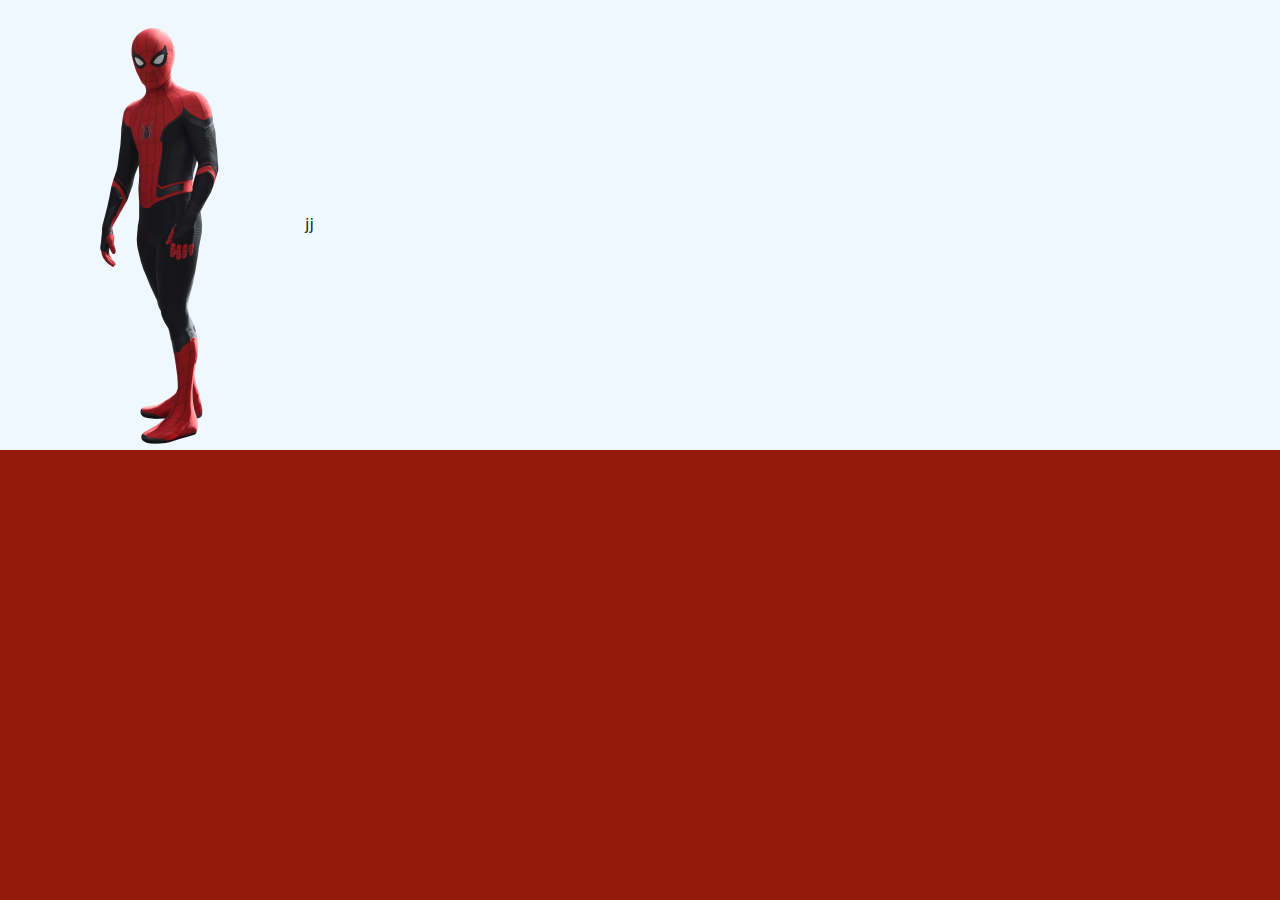
<file: Spiderman/spidermanex.html>
<!DOCTYPE html>
<html lang="en">
<head>
    <meta charset="UTF-8">
    <meta http-equiv="X-UA-Compatible" content="IE=edge">
    <meta name="viewport" content="width=device-width, initial-scale=1.0">
    <title>Document</title>
    <link rel="stylesheet" href="../css/style.css">
    <link rel="stylesheet" href="./spidermanex.css">
    <script src="../js/bootstrap.bundle.min.js"></script>
</head>
<body class="bg-primary">
   <div class="heroback">
    <div id="left">
        <img id="heroimgspider" class="d-inline-block" src="heroimg.png">
    </div>
jj
   </div> 
</body>
</html>
</file>
<file: css/style.css>
@import './marvelopedia.min.css';


:root {
    
}

* {
    padding: 0;
    margin: 0;
    box-sizing: border-box;
}
.navbar {
    padding: 1rem 2rem !important;
    background-color: var(--bs-back);
}

.nav-item {
    margin-left: 1.5rem;
    margin-right: 1.5rem; 
}

.nav-item>.nav-link {
    color: var(--bs-fore);
    text-transform: uppercase;
    padding-top: 0.8rem;
    padding-bottom: 0.8rem;
    position: relative;
}

.nav-item>.nav-link.active {
    font-weight: bold;
}

.nav-item>.nav-link.active::after, .nav-link:hover:after{
    position: absolute;
    content: "";
    bottom: 0px;
    left: 50%;
    transform: translateX(-50%);
    width: 80%;
    height: 2px;
    background-color: var(--bs-primary);
    border-radius: 4px;
}

section {
    padding: 2.6rem;
}

.wrapper {
    padding: 0.8rem;
}

.card {
    min-height: 300px;
    background-color: #121212;
}
a{
    text-decoration: none;
}
.searchbar {
    width: 100%;
    background-color: var(--bs-fore);
    border-radius: 8px;
    margin-bottom: 2rem;
}
.searchbar>input {
    border: none;
    width: 100%;
    background-color: transparent;
}
.searchbar>button {
    background-color: transparent;
    border: none;
    padding-right: 0.5rem;
}

.heroname{
    font-size: 1.5rem;
    text-align: center;
    color: var(--bs-fore);
}

@media screen and (max-width: 1200px) {

}

@media screen and (max-width: 992px) {

}

@media screen and (max-width: 768px) {
    .nav-item>.nav-link.active::after, .nav-link:hover:after{
        width: 100%;
    }
    section {
        padding: 1.4rem;
    }
        
    .wrapper {
        padding: 1rem 0.4rem;
    }
}

@media screen and (max-width: 575px) {
    .navbar{
        padding: 0.8rem !important;
    }
    ul.navbar-nav {
        margin-top: 1.6rem;
    }
    .nav-item {
        margin: 0;
    }

}
</file>
<file: captain america/captainamerica.css>
*{
    box-sizing: border-box;
    margin: 0;
    padding: 0;
}
#hero-sec{
    width: 100%;
    height: 100vh ;
    margin: 0;
    padding: 0;
    position: relative;
}
#hero-img{
    position: relative;
    float: right;
    height: 88.5%;
    width: auto;
    z-index: 1;
}
#hero-txt-div{
    position: absolute;
    height: 410px;
    width: 890px;
    background-color: rgba(61,21,24,0.44);
    margin-top: 35px;
    margin-left: 50px;
    border-radius: 20px;
}
.secondary-txt-div{
    position: absolute;
    z-index: 2;
    bottom: 0;
    right: 0;
    height: 220px;
    width: 500px;
    background-color: rgba(56, 57, 57, 0.6);
    border-radius: 20px 0px 0px 20px;
}
.hero-heading{
    text-align: center;
    text-transform: uppercase;
    padding: 25px 0px;
    color: white;
    font-weight: 900;
    font-size: 50px;
}
#shield{
    position: absolute;
    top: -170px;
    z-index: -1;
    left: -110px;
    height: 350px;
    width: auto;
}
.que{
    padding-left:4rem ;
    color: #799db2;
}
.ans{
    color: #bba791; 
}
.below-sec{
    margin: 0;
    padding: 0;
    width: 100%;
    height: auto;
    overflow: hidden;
}
.origin-div{
    background-color: rgba(78, 76, 75,0.5);
    height: auto;
    border-radius: 0px 35px 35px 0px;
    margin-bottom: 3rem;
}
.origin-heading{
    text-align: center;
    padding: 15px 15px 0px;
    color: white;
    font-weight: 700;
    font-size: 40px;
}
.origin-text{
    padding: 1rem 3rem;
    color: #aca39b;
    text-align: justify;
}
.hero-movie-title{
    font-size: 1.3rem;
    margin-top: 30px;
    text-align: center;
    color:white;
}
.br{
    border-radius: 20px;
}
.w-set{
    width: 100%;
}
.hero-movie-txt{
    padding: 10px 20px;
    color:#aaa;
}
@media screen and (max-width:576px) {
    #hero-sec{
        width: 100%;
        height: auto;
    }
    #hero-img{
        position: relative;
        width: 100%;
        height: auto;
        float:none;
    }
    #hero-txt-div{
        position: relative;
        border-radius: 0;
        margin-left: 0;
        margin-top: 0;
        width: 100%;
        height: auto;
    }
    .que{
        display: inline-block;
        padding-left: 2rem;
    }
    .ans{
        display: inline-block;
    }
    .origin-div{
        border-radius: 0;
        width: 100%;
        margin: 0;
        padding: 0;
    }
    .w-set{
        width: auto;
    }
    .br{
        border-radius: 0px;
    }
}
@media screen and (max-width:1200px) {
    #hero-sec{
        width: 100%;
        height: auto;
    }
    #hero-img{
        position: relative;
        width: 100%;
        height: auto;
        float:none;
    }
    #hero-txt-div{
        position: relative;
        border-radius: 0;
        margin-left: 0;
        margin-top: 0;
        width: 100%;
        height: auto;
    }
    .origin-div{
        border-radius: 0;
        width: 100%;
    }
    .w-set{
        width: auto;
    }
}
</file>
<file: css/msmarvel.css>
@import url('https://fonts.googleapis.com/css2?family=Raleway:ital@1&display=swap');
@import url('https://fonts.googleapis.com/css2?family=Luckiest+Guy&display=swap');


* {
    color: #eee;
}


#hero {
    width: 100%;
    height: 100vh;
    background-image: url('../img/heroes/ms_marvel/transparent/2.png');
    background-size: cover;
    background-position: center;
    font-family: 'Raleway', sans-serif;
    position: relative;
}


.info-box {
    margin-top: 4rem;
    background-color: rgba(var(--bs-primary-rgb), 0.2);
    padding: 2rem;
    border-radius: 36px;
    padding-left: 10rem;
    margin-left: -7rem;
}

td {
    vertical-align: top;
    padding-bottom: 0.8rem;
}

td:nth-child(even) {
    font-weight: 800;
    padding-left: 2rem;
}

.hero-title {
    font-family: 'Luckiest Guy', cursive;
    font-size: 8rem;
    overflow: hidden;
    position: absolute;
    bottom: 6rem;
    right: 4rem;
}
</file>
<file: timeline.css>
*{
    margin: 0;
    padding: 0;
    box-sizing: border-box;

}
.roller::-webkit-scrollbar {
    width: 6px;
    background-color: transparent;
}


.main-box{
    position: relative;
    box-sizing: border-box;
    height: 88.5vh;
    width: 100%;
    perspective: 500px;
    overflow: hidden;
}
.a{
   
    width: 10000px;
    height: 100%;
    
}
.roller{
    height: 100%;
    width: 200vw;
    transform: rotateY(15deg);
    transform-origin: 0%;
    transform-style: preserve-3d;
    overflow-y: visible;
    overflow-x: scroll;
    border: 30px solid transparent;
    padding: 15px;
    border-image: url(./filmstrip_PNG89.png) 110 round;
    box-sizing: border-box;
}
.year{
    text-align: center;
    background-color: white;
    text-align: center;
    font-weight: 700;
    margin: 5px 0px;
}

.movie-box{
    height: 95%;
    width: auto;
    display: inline-block;
}
.mcu-time{
    color: var(--bs-primary);
    position: absolute;
    right: 0;
    margin: 20px 50px;
    font-size: 3rem;
    border-bottom: 2px solid white;
}
@media  screen and (max-width:1000px){
    .mcu-time{
        display: none;
    }
}
</file>
<file: Spiderman/spiderman.css>
html{
    cursor:url(spiderman-cursor.png),auto;
}
*{
    box-sizing: border-box;
    margin: 0;
    padding: 0;
}
#heroimg{
    width: 100%;
    height: auto;
    margin-left: 50%;
    transform: translate(-50%);
}
#heroimgback{
   
}
.box{
   width: 100%;
}
#hero-title{
    font-size: 2.3rem;
    font-weight: 600;
    color: var(--bs-primary);
    display: flex;
    justify-content: center;
    padding: 20px;
}
.secondimg{
    width: 290px;
    height: auto;
}
#timeline-bar{
    margin-left: 10%;
    width: 80%;
    height:10px;
    background-color: var(--bs-back);
    margin-top: 100px;
    z-index: -1;
  
}
.timeline-img{
    border: 3px solid var(--bs-back);
    border-radius:50% ;
    width: 200px;
    height:200px;
    margin-top: -100px;
    justify-content: center;
}
#herotext{
    margin-left: 35%;
    margin-top: 3rem;
    font-size: 1.2rem;
}
.intro{
    font-size: 2rem;
    color: var(--bs-back);
    padding: 30px;
}
.intro-txt{
    margin-left: 50px;
    margin-right: 50px;
    
}
.time{
    color: var(--bs-back);
    font-size: 1.5rem;
    justify-content: center;
    display: flex;
}
@media screen and (max-width:576px) {
    #heroimg{
        width: 200px;
        height: auto;
    }
    #herotext{
        margin-top: 0;
        margin-left: 7%;
    }
    #hero-title{
        font-size: 1.5rem;
        font-weight: 600;
        color: var(--bs-primary);
        display: flex;
        justify-content: center;
        padding: 10px;
    }
    .intro-txt{
        margin: 0px 0px 0px 30px;
    }
    .secondimg{
        margin-left: 50%;
        transform: translate(-35%);
        width: 50%;
    }

}
</file>
<file: Spiderman/spidermanex.css>
html{
    cursor:url(spiderman-cursor.png),auto;
}
*{
    box-sizing: border-box;
}
#heroimgspider{
    width: 300px;

    height: auto;
}
.heroback{
    background-color: aliceblue;
    width: 100%;
    height: auto;
}
#left{
    display: inline-block;
}
</file>
